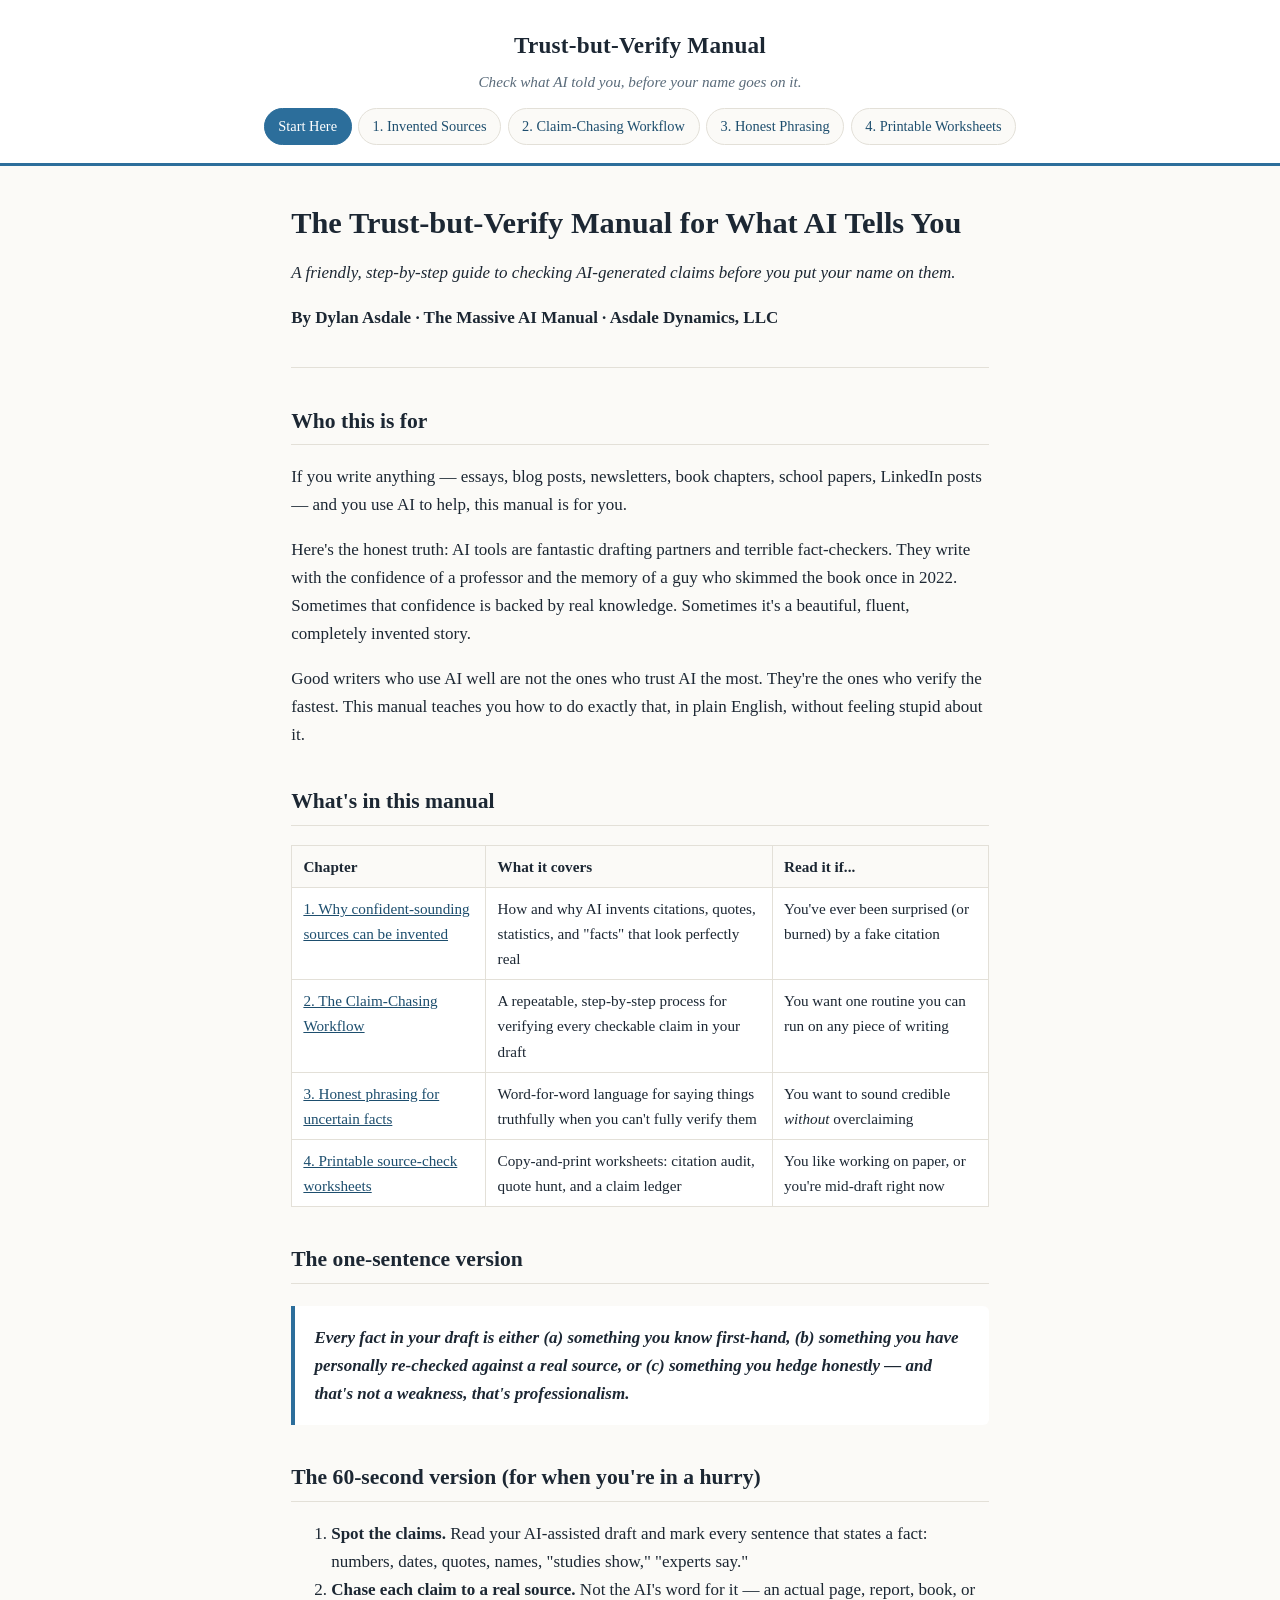
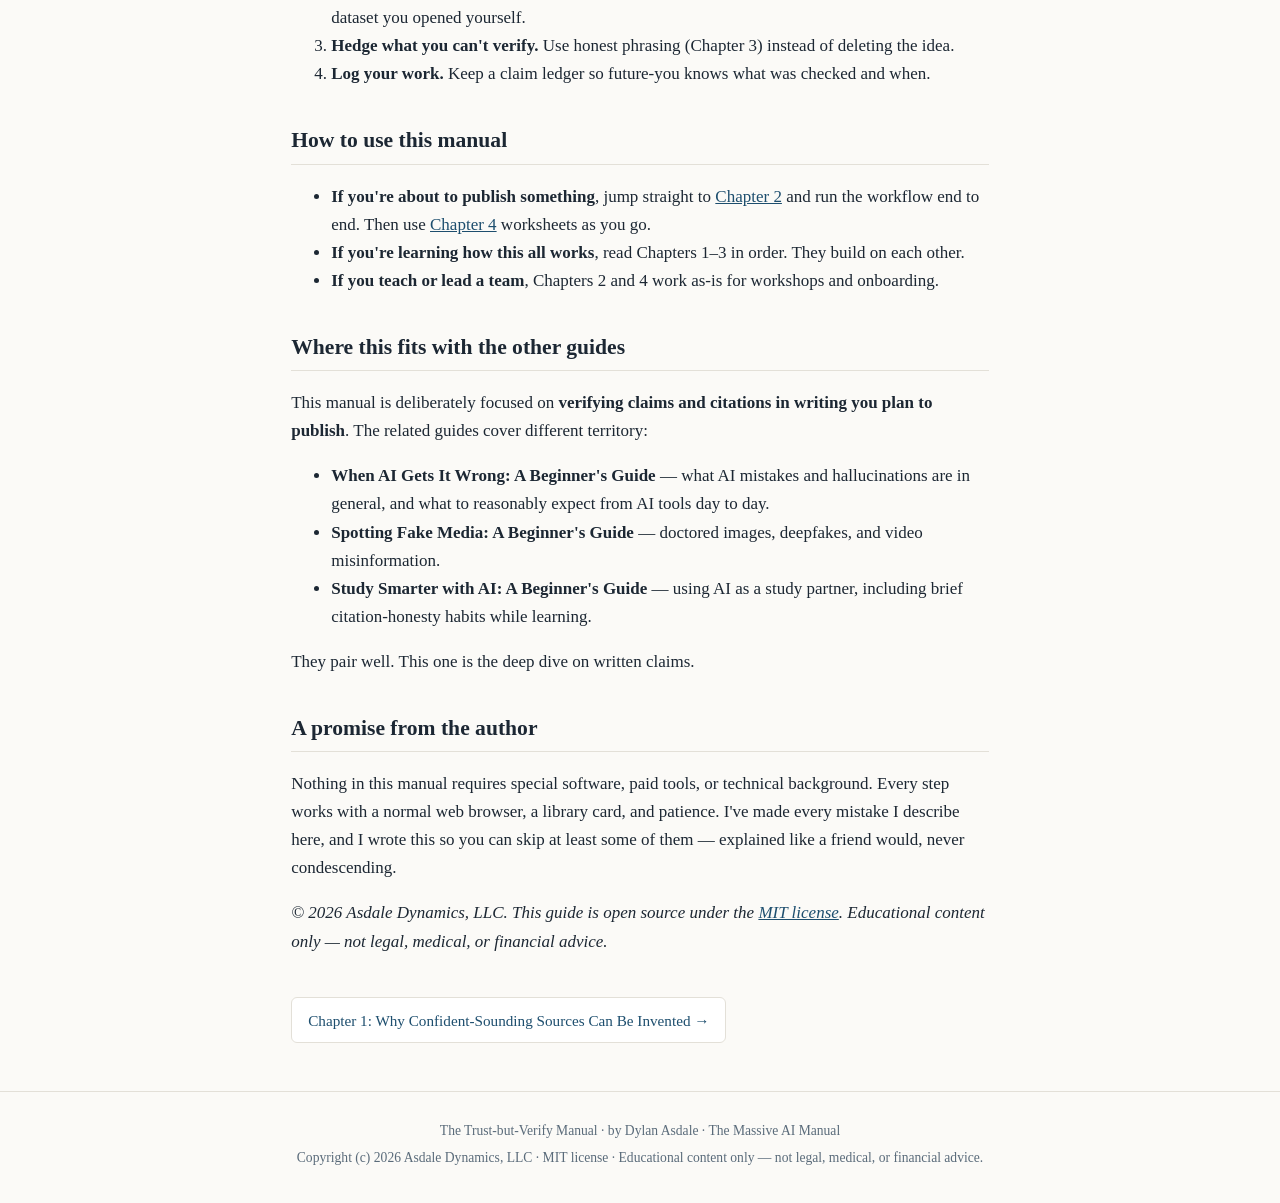
<file: site/index.html>
<!DOCTYPE html>
<html lang="en">
<head>
  <meta charset="utf-8">
  <meta name="viewport" content="width=device-width, initial-scale=1">
  <title>The Trust-but-Verify Manual for What AI Tells You — Trust-but-Verify Manual</title>
  <meta name="description" content="Why confident-seeming sources can be invented, how to verify them step by step, and printable worksheets to keep you honest.">
  <link rel="stylesheet" href="styles.css">
</head>
<body>
  <header class="site-header">
    <a class="site-title" href="index.html">Trust-but-Verify Manual</a>
    <p class="site-tagline">Check what AI told you, before your name goes on it.</p>
    <nav class="site-nav">
      <a class="active" href="index.html">Start Here</a>
      <a href="01-why-confident-seeming-sources-can-be-invented.html">1. Invented Sources</a>
      <a href="02-the-claim-chasing-workflow.html">2. Claim-Chasing Workflow</a>
      <a href="03-honest-phrasing-for-uncertain-facts.html">3. Honest Phrasing</a>
      <a href="04-printable-source-check-worksheets.html">4. Printable Worksheets</a>
    </nav>
  </header>

  <main class="content">
    <h1>The Trust-but-Verify Manual for What AI Tells You</h1>
<p><em>A friendly, step-by-step guide to checking AI-generated claims before you put your name on them.</em></p>
<p><strong>By Dylan Asdale · The Massive AI Manual · Asdale Dynamics, LLC</strong></p>
<hr>
<h2>Who this is for</h2>
<p>If you write anything — essays, blog posts, newsletters, book chapters, school papers, LinkedIn posts — and you use AI to help, this manual is for you.</p>
<p>Here&#x27;s the honest truth: AI tools are fantastic drafting partners and terrible fact-checkers. They write with the confidence of a professor and the memory of a guy who skimmed the book once in 2022. Sometimes that confidence is backed by real knowledge. Sometimes it&#x27;s a beautiful, fluent, completely invented story.</p>
<p>Good writers who use AI well are not the ones who trust AI the most. They&#x27;re the ones who verify the fastest. This manual teaches you how to do exactly that, in plain English, without feeling stupid about it.</p>
<h2>What&#x27;s in this manual</h2>
<table><thead><tr><th>Chapter</th><th>What it covers</th><th>Read it if...</th></tr></thead><tbody><tr><td><a href="01-why-confident-seeming-sources-can-be-invented.html">1. Why confident-sounding sources can be invented</a></td><td>How and why AI invents citations, quotes, statistics, and &quot;facts&quot; that look perfectly real</td><td>You&#x27;ve ever been surprised (or burned) by a fake citation</td></tr><tr><td><a href="02-the-claim-chasing-workflow.html">2. The Claim-Chasing Workflow</a></td><td>A repeatable, step-by-step process for verifying every checkable claim in your draft</td><td>You want one routine you can run on any piece of writing</td></tr><tr><td><a href="03-honest-phrasing-for-uncertain-facts.html">3. Honest phrasing for uncertain facts</a></td><td>Word-for-word language for saying things truthfully when you can&#x27;t fully verify them</td><td>You want to sound credible <em>without</em> overclaiming</td></tr><tr><td><a href="04-printable-source-check-worksheets.html">4. Printable source-check worksheets</a></td><td>Copy-and-print worksheets: citation audit, quote hunt, and a claim ledger</td><td>You like working on paper, or you&#x27;re mid-draft right now</td></tr></tbody></table>
<h2>The one-sentence version</h2>
<blockquote><p><strong>Every fact in your draft is either (a) something you know first-hand, (b) something you have personally re-checked against a real source, or (c) something you hedge honestly — and that&#x27;s not a weakness, that&#x27;s professionalism.</strong></p></blockquote>
<h2>The 60-second version (for when you&#x27;re in a hurry)</h2>
<ol><li><strong>Spot the claims.</strong> Read your AI-assisted draft and mark every sentence that states a fact: numbers, dates, quotes, names, &quot;studies show,&quot; &quot;experts say.&quot;</li><li><strong>Chase each claim to a real source.</strong> Not the AI&#x27;s word for it — an actual page, report, book, or dataset you opened yourself.</li><li><strong>Hedge what you can&#x27;t verify.</strong> Use honest phrasing (Chapter 3) instead of deleting the idea.</li><li><strong>Log your work.</strong> Keep a claim ledger so future-you knows what was checked and when.</li></ol>
<h2>How to use this manual</h2>
<ul><li><strong>If you&#x27;re about to publish something</strong>, jump straight to <a href="02-the-claim-chasing-workflow.html">Chapter 2</a> and run the workflow end to end. Then use <a href="04-printable-source-check-worksheets.html">Chapter 4</a> worksheets as you go.</li><li><strong>If you&#x27;re learning how this all works</strong>, read Chapters 1–3 in order. They build on each other.</li><li><strong>If you teach or lead a team</strong>, Chapters 2 and 4 work as-is for workshops and onboarding.</li></ul>
<h2>Where this fits with the other guides</h2>
<p>This manual is deliberately focused on <strong>verifying claims and citations in writing you plan to publish</strong>. The related guides cover different territory:</p>
<ul><li><strong>When AI Gets It Wrong: A Beginner&#x27;s Guide</strong> — what AI mistakes and hallucinations are in general, and what to reasonably expect from AI tools day to day.</li><li><strong>Spotting Fake Media: A Beginner&#x27;s Guide</strong> — doctored images, deepfakes, and video misinformation.</li><li><strong>Study Smarter with AI: A Beginner&#x27;s Guide</strong> — using AI as a study partner, including brief citation-honesty habits while learning.</li></ul>
<p>They pair well. This one is the deep dive on written claims.</p>
<h2>A promise from the author</h2>
<p>Nothing in this manual requires special software, paid tools, or technical background. Every step works with a normal web browser, a library card, and patience. I&#x27;ve made every mistake I describe here, and I wrote this so you can skip at least some of them — explained like a friend would, never condescending.</p>
<p><em>© 2026 Asdale Dynamics, LLC. This guide is open source under the <a href="https://opensource.org/licenses/MIT">MIT license</a>. Educational content only — not legal, medical, or financial advice.</em></p>
    <nav class="pager"><a class="pager-link next" href="01-why-confident-seeming-sources-can-be-invented.html">Chapter 1: Why Confident-Sounding Sources Can Be Invented &#8594;</a>
    </nav>
  </main>

  <footer class="site-footer">
    <p>The Trust-but-Verify Manual &middot; by Dylan Asdale &middot; The Massive AI Manual</p>
    <p>Copyright (c) 2026 Asdale Dynamics, LLC &middot; MIT license &middot; Educational content only &mdash; not legal, medical, or financial advice.</p>
  </footer>
</body>
</html>
</file>
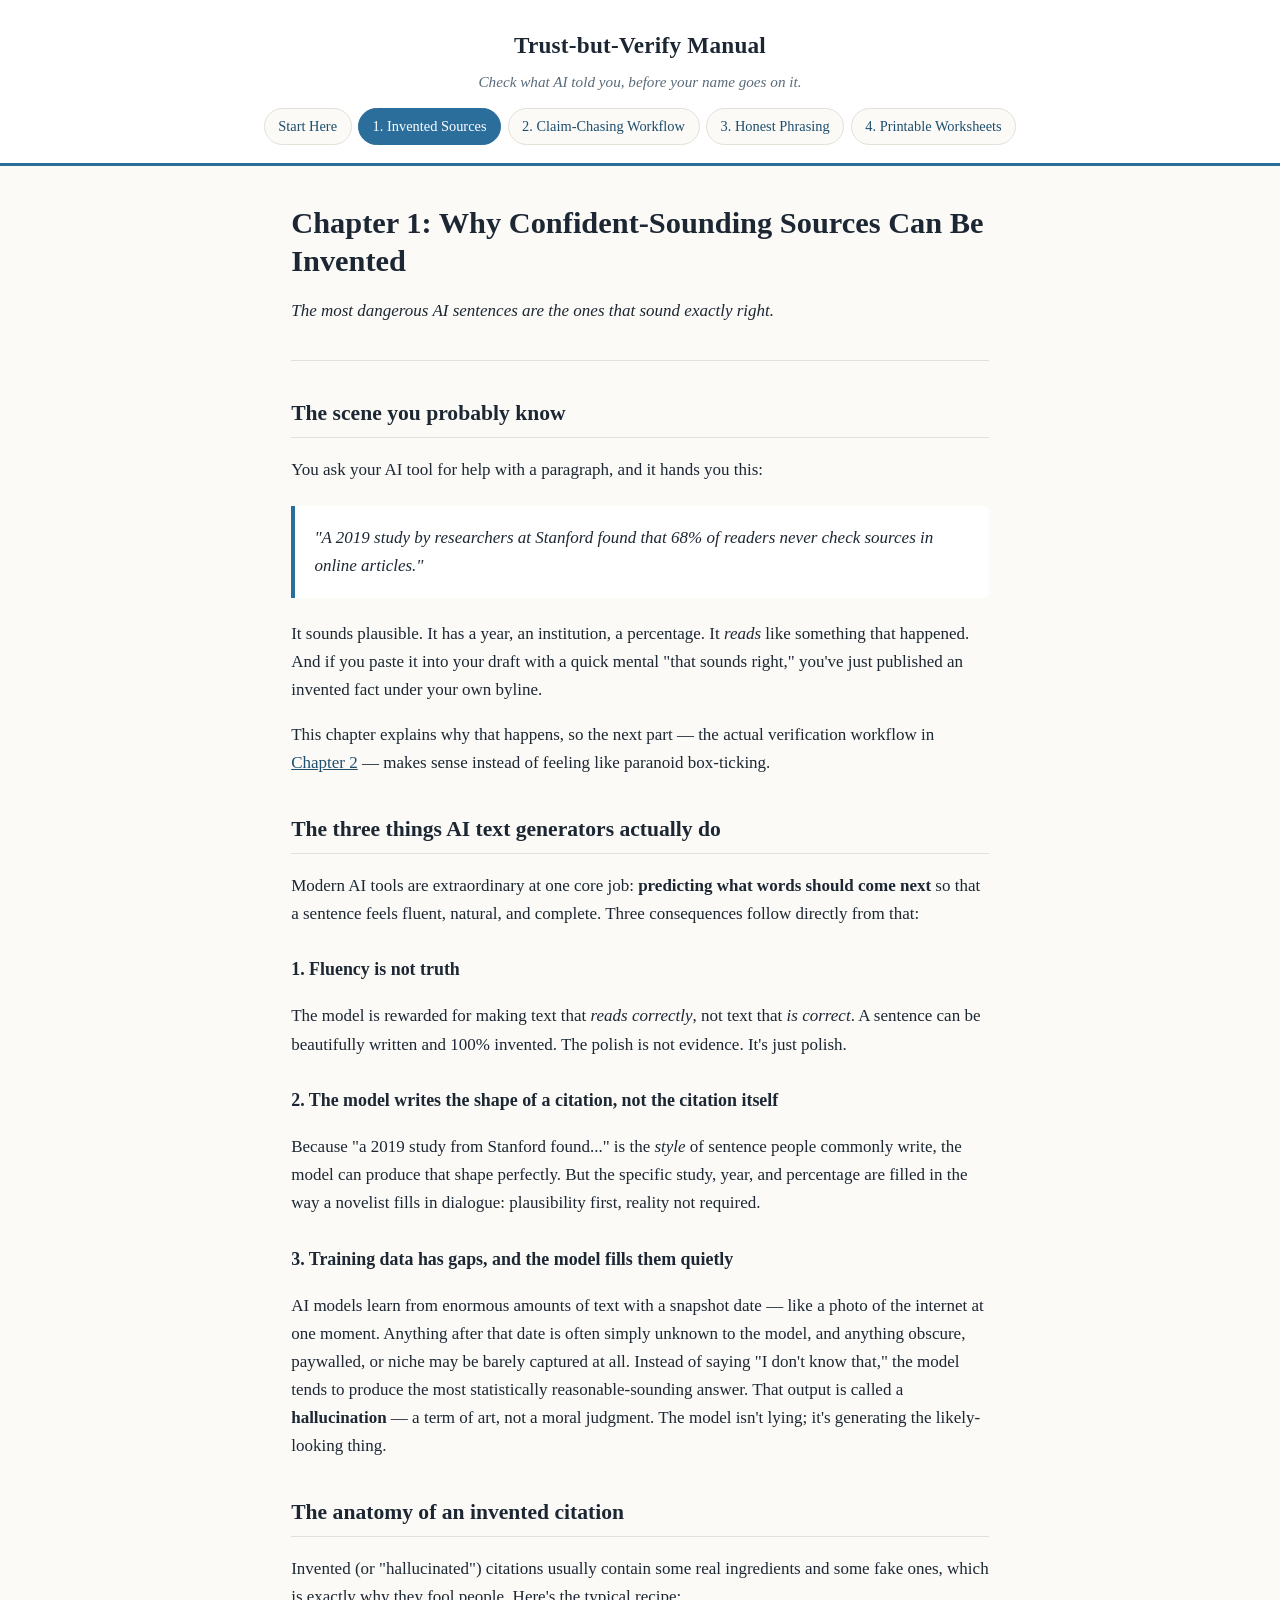
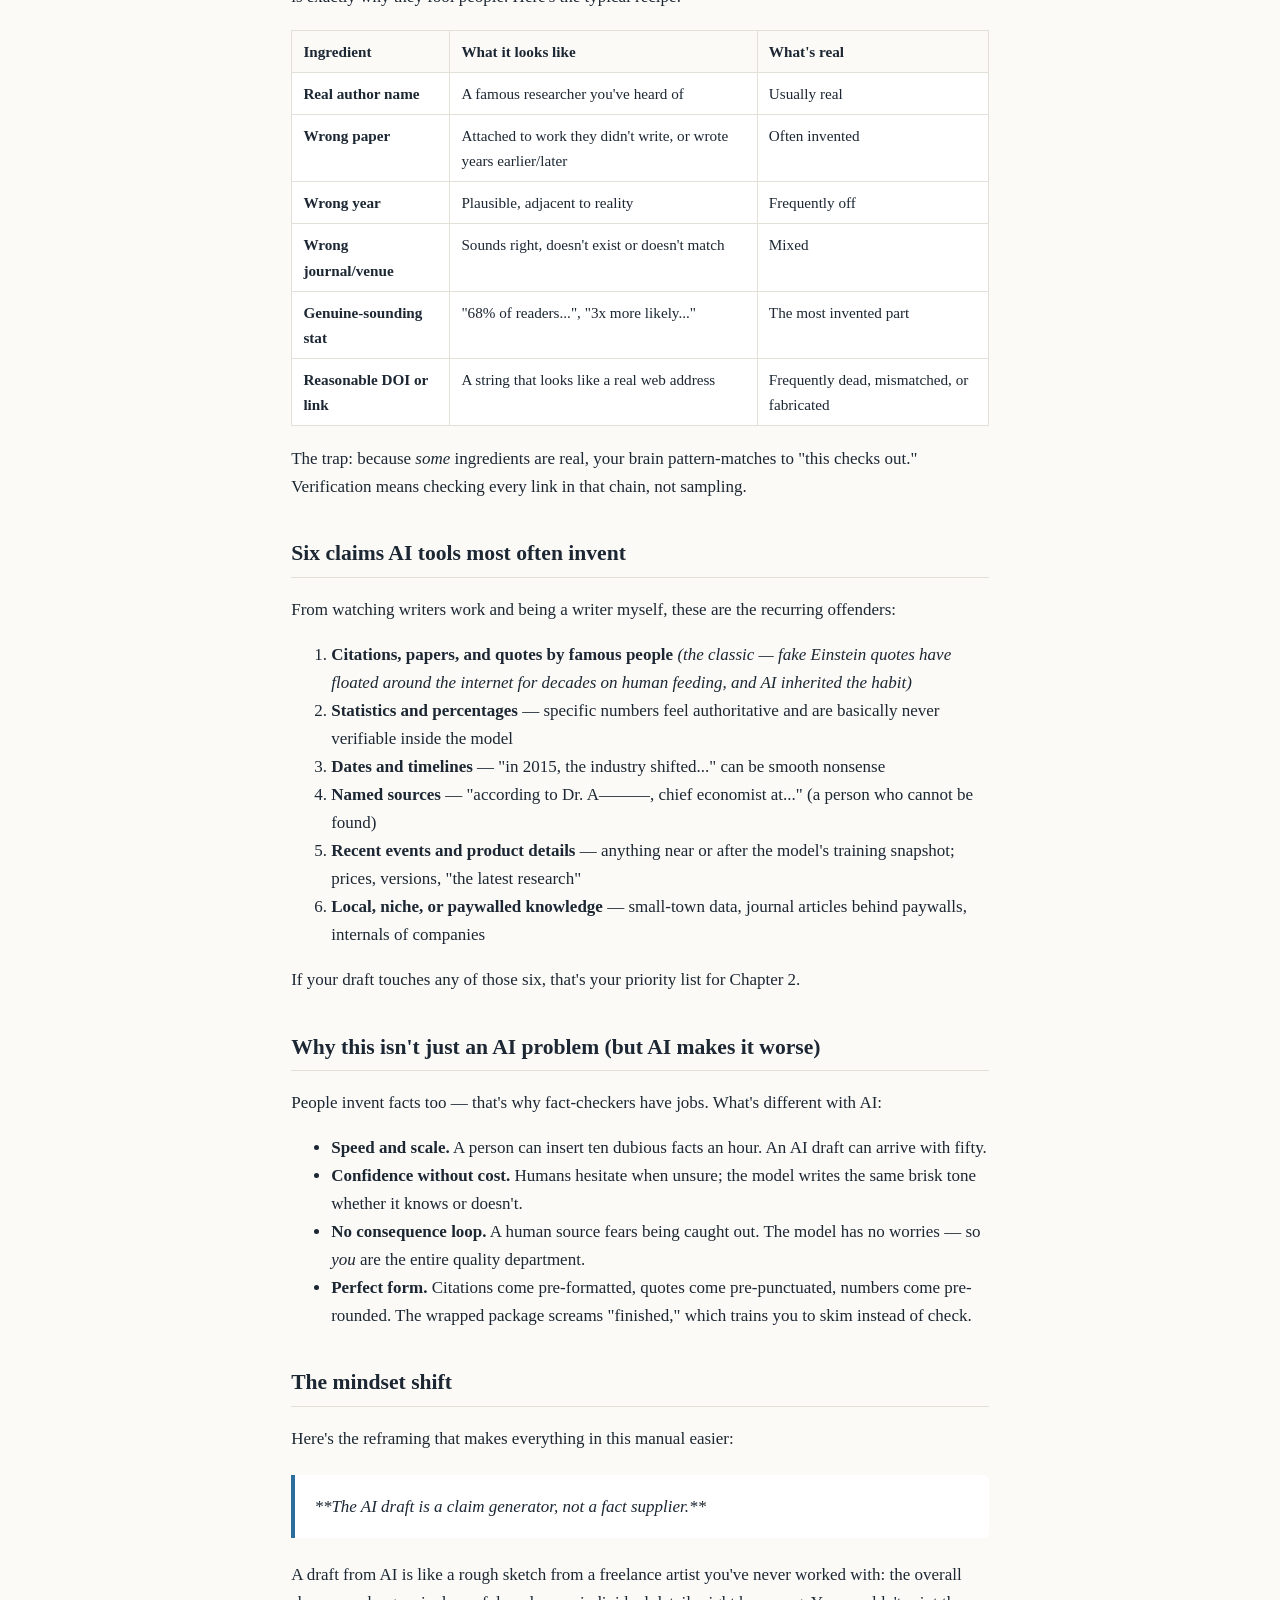
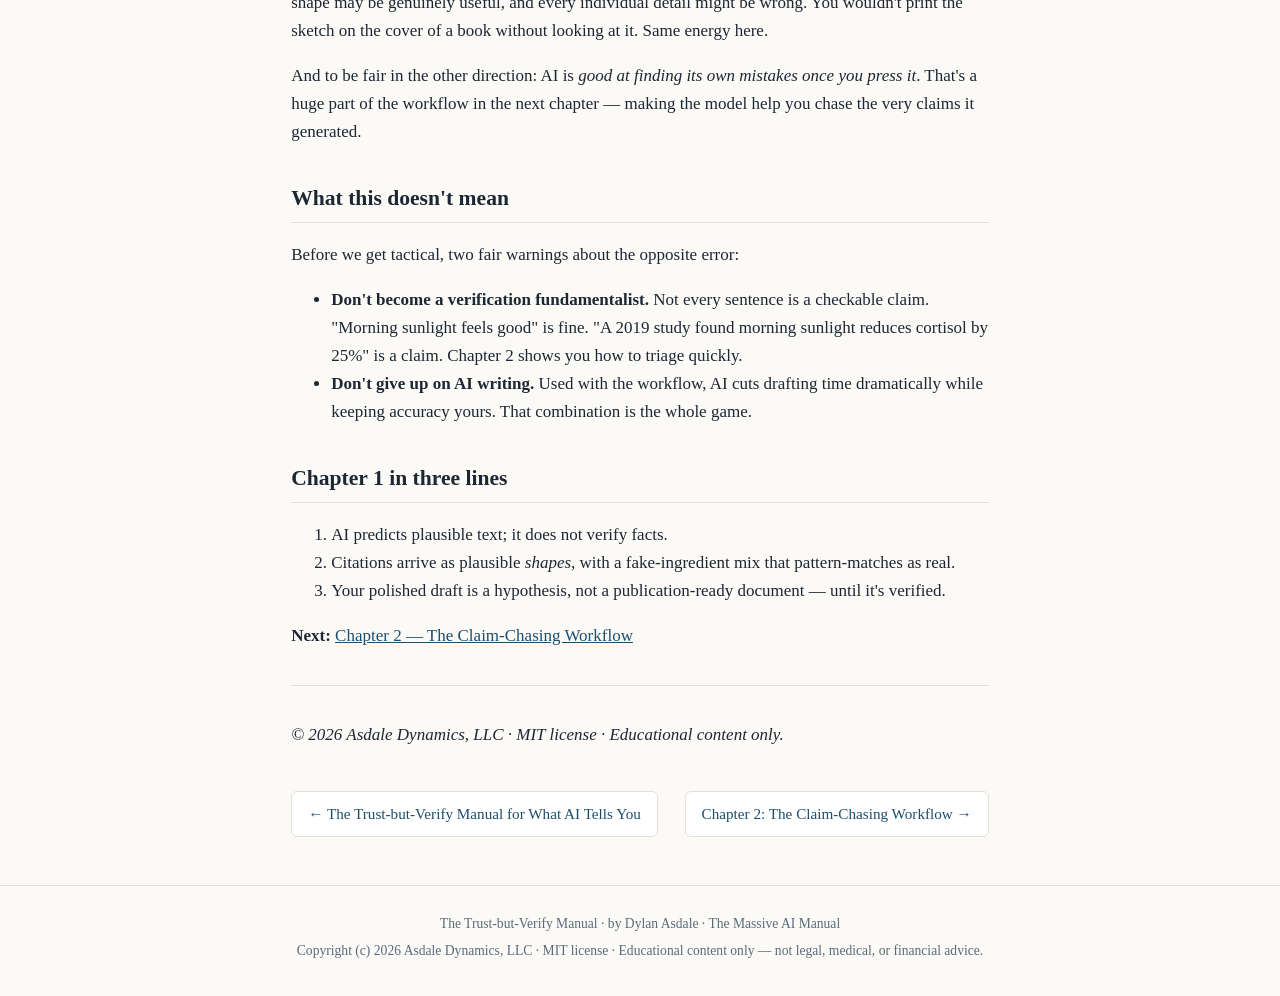
<file: site/01-why-confident-seeming-sources-can-be-invented.html>
<!DOCTYPE html>
<html lang="en">
<head>
  <meta charset="utf-8">
  <meta name="viewport" content="width=device-width, initial-scale=1">
  <title>Chapter 1: Why Confident-Sounding Sources Can Be Invented — Trust-but-Verify Manual</title>
  <meta name="description" content="Why confident-seeming sources can be invented, how to verify them step by step, and printable worksheets to keep you honest.">
  <link rel="stylesheet" href="styles.css">
</head>
<body>
  <header class="site-header">
    <a class="site-title" href="index.html">Trust-but-Verify Manual</a>
    <p class="site-tagline">Check what AI told you, before your name goes on it.</p>
    <nav class="site-nav">
      <a href="index.html">Start Here</a>
      <a class="active" href="01-why-confident-seeming-sources-can-be-invented.html">1. Invented Sources</a>
      <a href="02-the-claim-chasing-workflow.html">2. Claim-Chasing Workflow</a>
      <a href="03-honest-phrasing-for-uncertain-facts.html">3. Honest Phrasing</a>
      <a href="04-printable-source-check-worksheets.html">4. Printable Worksheets</a>
    </nav>
  </header>

  <main class="content">
    <h1>Chapter 1: Why Confident-Sounding Sources Can Be Invented</h1>
<p><em>The most dangerous AI sentences are the ones that sound exactly right.</em></p>
<hr>
<h2>The scene you probably know</h2>
<p>You ask your AI tool for help with a paragraph, and it hands you this:</p>
<blockquote><p>&quot;A 2019 study by researchers at Stanford found that 68% of readers never check sources in online articles.&quot;</p></blockquote>
<p>It sounds plausible. It has a year, an institution, a percentage. It <em>reads</em> like something that happened. And if you paste it into your draft with a quick mental &quot;that sounds right,&quot; you&#x27;ve just published an invented fact under your own byline.</p>
<p>This chapter explains why that happens, so the next part — the actual verification workflow in <a href="02-the-claim-chasing-workflow.html">Chapter 2</a> — makes sense instead of feeling like paranoid box-ticking.</p>
<h2>The three things AI text generators actually do</h2>
<p>Modern AI tools are extraordinary at one core job: <strong>predicting what words should come next</strong> so that a sentence feels fluent, natural, and complete. Three consequences follow directly from that:</p>
<h3>1. Fluency is not truth</h3>
<p>The model is rewarded for making text that <em>reads correctly</em>, not text that <em>is correct</em>. A sentence can be beautifully written and 100% invented. The polish is not evidence. It&#x27;s just polish.</p>
<h3>2. The model writes the shape of a citation, not the citation itself</h3>
<p>Because &quot;a 2019 study from Stanford found...&quot; is the <em>style</em> of sentence people commonly write, the model can produce that shape perfectly. But the specific study, year, and percentage are filled in the way a novelist fills in dialogue: plausibility first, reality not required.</p>
<h3>3. Training data has gaps, and the model fills them quietly</h3>
<p>AI models learn from enormous amounts of text with a snapshot date — like a photo of the internet at one moment. Anything after that date is often simply unknown to the model, and anything obscure, paywalled, or niche may be barely captured at all. Instead of saying &quot;I don&#x27;t know that,&quot; the model tends to produce the most statistically reasonable-sounding answer. That output is called a <strong>hallucination</strong> — a term of art, not a moral judgment. The model isn&#x27;t lying; it&#x27;s generating the likely-looking thing.</p>
<h2>The anatomy of an invented citation</h2>
<p>Invented (or &quot;hallucinated&quot;) citations usually contain some real ingredients and some fake ones, which is exactly why they fool people. Here&#x27;s the typical recipe:</p>
<table><thead><tr><th>Ingredient</th><th>What it looks like</th><th>What&#x27;s real</th></tr></thead><tbody><tr><td><strong>Real author name</strong></td><td>A famous researcher you&#x27;ve heard of</td><td>Usually real</td></tr><tr><td><strong>Wrong paper</strong></td><td>Attached to work they didn&#x27;t write, or wrote years earlier/later</td><td>Often invented</td></tr><tr><td><strong>Wrong year</strong></td><td>Plausible, adjacent to reality</td><td>Frequently off</td></tr><tr><td><strong>Wrong journal/venue</strong></td><td>Sounds right, doesn&#x27;t exist or doesn&#x27;t match</td><td>Mixed</td></tr><tr><td><strong>Genuine-sounding stat</strong></td><td>&quot;68% of readers...&quot;, &quot;3x more likely...&quot;</td><td>The most invented part</td></tr><tr><td><strong>Reasonable DOI or link</strong></td><td>A string that looks like a real web address</td><td>Frequently dead, mismatched, or fabricated</td></tr></tbody></table>
<p>The trap: because <em>some</em> ingredients are real, your brain pattern-matches to &quot;this checks out.&quot; Verification means checking every link in that chain, not sampling.</p>
<h2>Six claims AI tools most often invent</h2>
<p>From watching writers work and being a writer myself, these are the recurring offenders:</p>
<ol><li><strong>Citations, papers, and quotes by famous people</strong> <em>(the classic — fake Einstein quotes have floated around the internet for decades on human feeding, and AI inherited the habit)</em></li><li><strong>Statistics and percentages</strong> — specific numbers feel authoritative and are basically never verifiable inside the model</li><li><strong>Dates and timelines</strong> — &quot;in 2015, the industry shifted...&quot; can be smooth nonsense</li><li><strong>Named sources</strong> — &quot;according to Dr. A———, chief economist at...&quot; (a person who cannot be found)</li><li><strong>Recent events and product details</strong> — anything near or after the model&#x27;s training snapshot; prices, versions, &quot;the latest research&quot;</li><li><strong>Local, niche, or paywalled knowledge</strong> — small-town data, journal articles behind paywalls, internals of companies</li></ol>
<p>If your draft touches any of those six, that&#x27;s your priority list for Chapter 2.</p>
<h2>Why this isn&#x27;t just an AI problem (but AI makes it worse)</h2>
<p>People invent facts too — that&#x27;s why fact-checkers have jobs. What&#x27;s different with AI:</p>
<ul><li><strong>Speed and scale.</strong> A person can insert ten dubious facts an hour. An AI draft can arrive with fifty.</li><li><strong>Confidence without cost.</strong> Humans hesitate when unsure; the model writes the same brisk tone whether it knows or doesn&#x27;t.</li><li><strong>No consequence loop.</strong> A human source fears being caught out. The model has no worries — so <em>you</em> are the entire quality department.</li><li><strong>Perfect form.</strong> Citations come pre-formatted, quotes come pre-punctuated, numbers come pre-rounded. The wrapped package screams &quot;finished,&quot; which trains you to skim instead of check.</li></ul>
<h2>The mindset shift</h2>
<p>Here&#x27;s the reframing that makes everything in this manual easier:</p>
<blockquote><p>**The AI draft is a claim <em>generator</em>, not a fact <em>supplier</em>.**</p></blockquote>
<p>A draft from AI is like a rough sketch from a freelance artist you&#x27;ve never worked with: the overall shape may be genuinely useful, and every individual detail might be wrong. You wouldn&#x27;t print the sketch on the cover of a book without looking at it. Same energy here.</p>
<p>And to be fair in the other direction: AI is <em>good at finding its own mistakes once you press it</em>. That&#x27;s a huge part of the workflow in the next chapter — making the model help you chase the very claims it generated.</p>
<h2>What this doesn&#x27;t mean</h2>
<p>Before we get tactical, two fair warnings about the opposite error:</p>
<ul><li><strong>Don&#x27;t become a verification fundamentalist.</strong> Not every sentence is a checkable claim. &quot;Morning sunlight feels good&quot; is fine. &quot;A 2019 study found morning sunlight reduces cortisol by 25%&quot; is a claim. Chapter 2 shows you how to triage quickly.</li><li><strong>Don&#x27;t give up on AI writing.</strong> Used with the workflow, AI cuts drafting time dramatically while keeping accuracy yours. That combination is the whole game.</li></ul>
<h2>Chapter 1 in three lines</h2>
<ol><li>AI predicts plausible text; it does not verify facts.</li><li>Citations arrive as plausible <em>shapes</em>, with a fake-ingredient mix that pattern-matches as real.</li><li>Your polished draft is a hypothesis, not a publication-ready document — until it&#x27;s verified.</li></ol>
<p><strong>Next:</strong> <a href="02-the-claim-chasing-workflow.html">Chapter 2 — The Claim-Chasing Workflow</a></p>
<hr>
<p><em>© 2026 Asdale Dynamics, LLC · MIT license · Educational content only.</em></p>
    <nav class="pager"><a class="pager-link prev" href="index.html">&#8592; The Trust-but-Verify Manual for What AI Tells You</a>
      <a class="pager-link next" href="02-the-claim-chasing-workflow.html">Chapter 2: The Claim-Chasing Workflow &#8594;</a>
    </nav>
  </main>

  <footer class="site-footer">
    <p>The Trust-but-Verify Manual &middot; by Dylan Asdale &middot; The Massive AI Manual</p>
    <p>Copyright (c) 2026 Asdale Dynamics, LLC &middot; MIT license &middot; Educational content only &mdash; not legal, medical, or financial advice.</p>
  </footer>
</body>
</html>
</file>
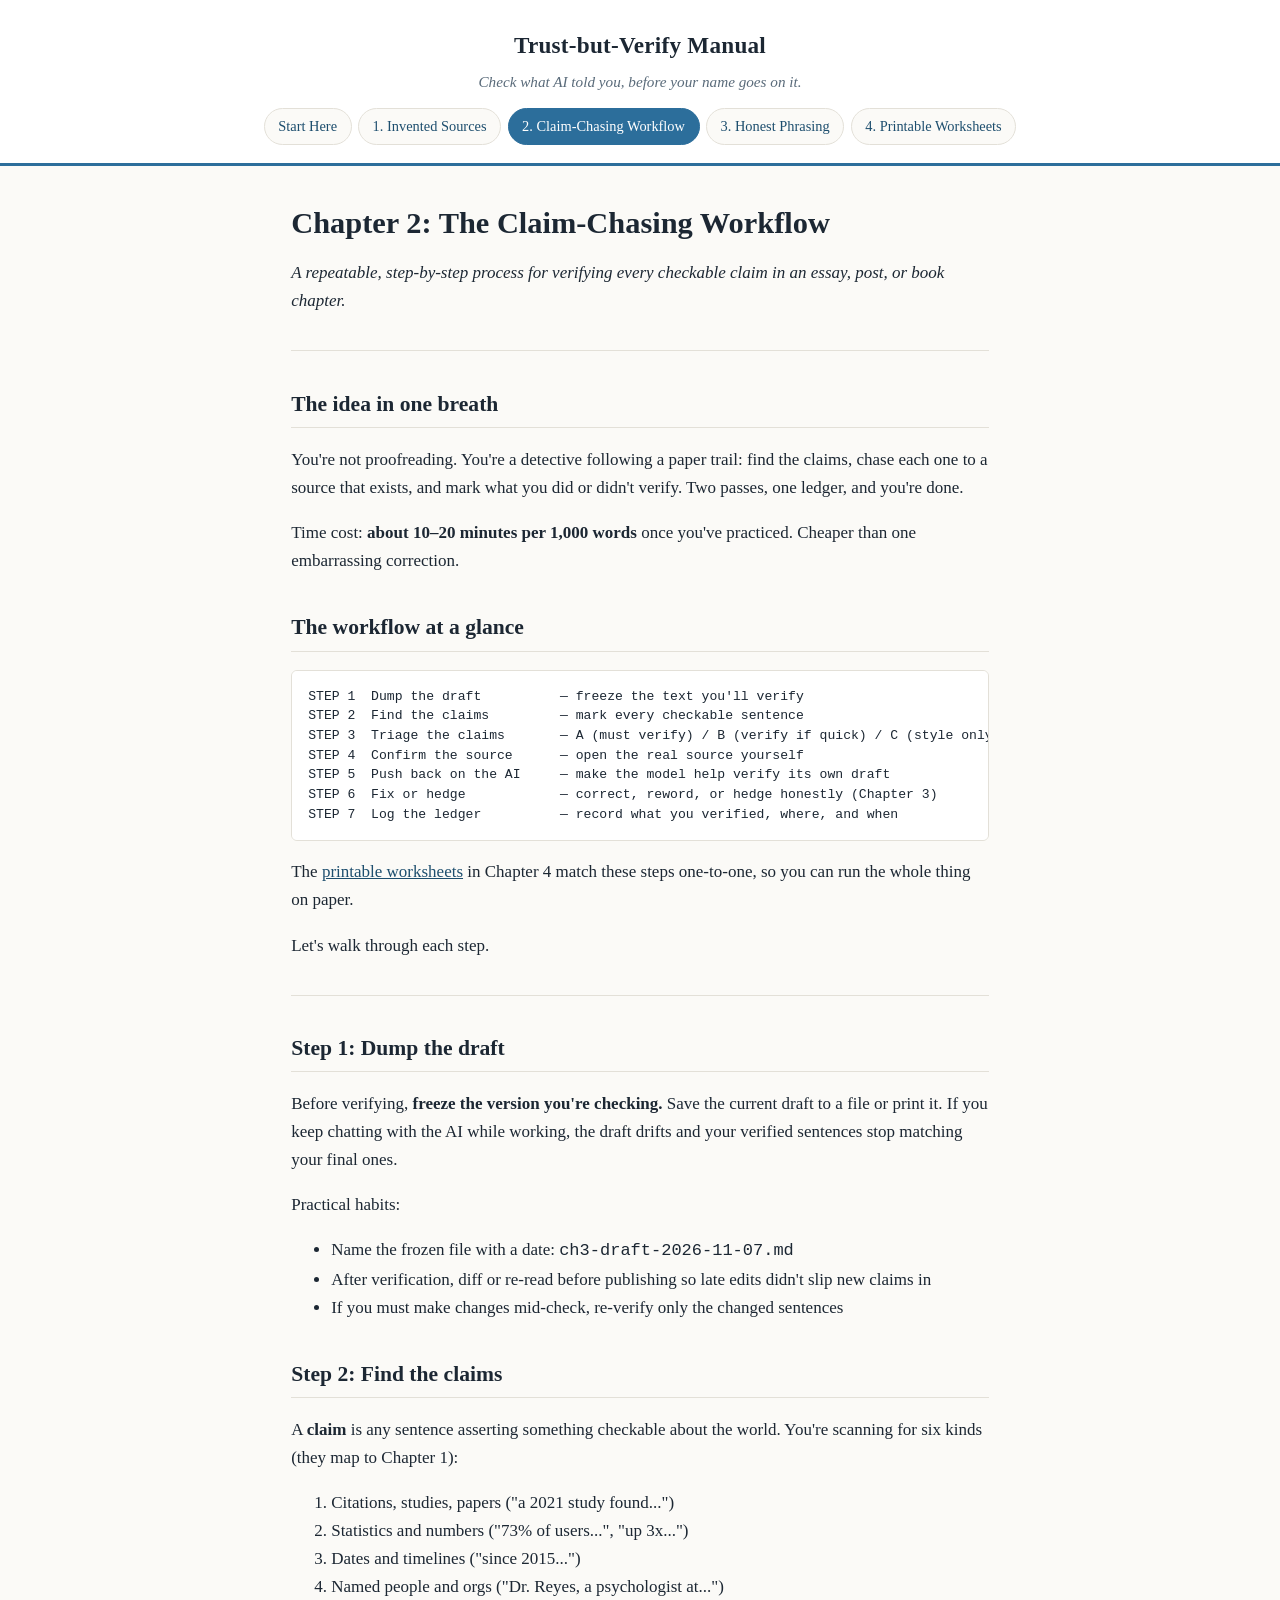
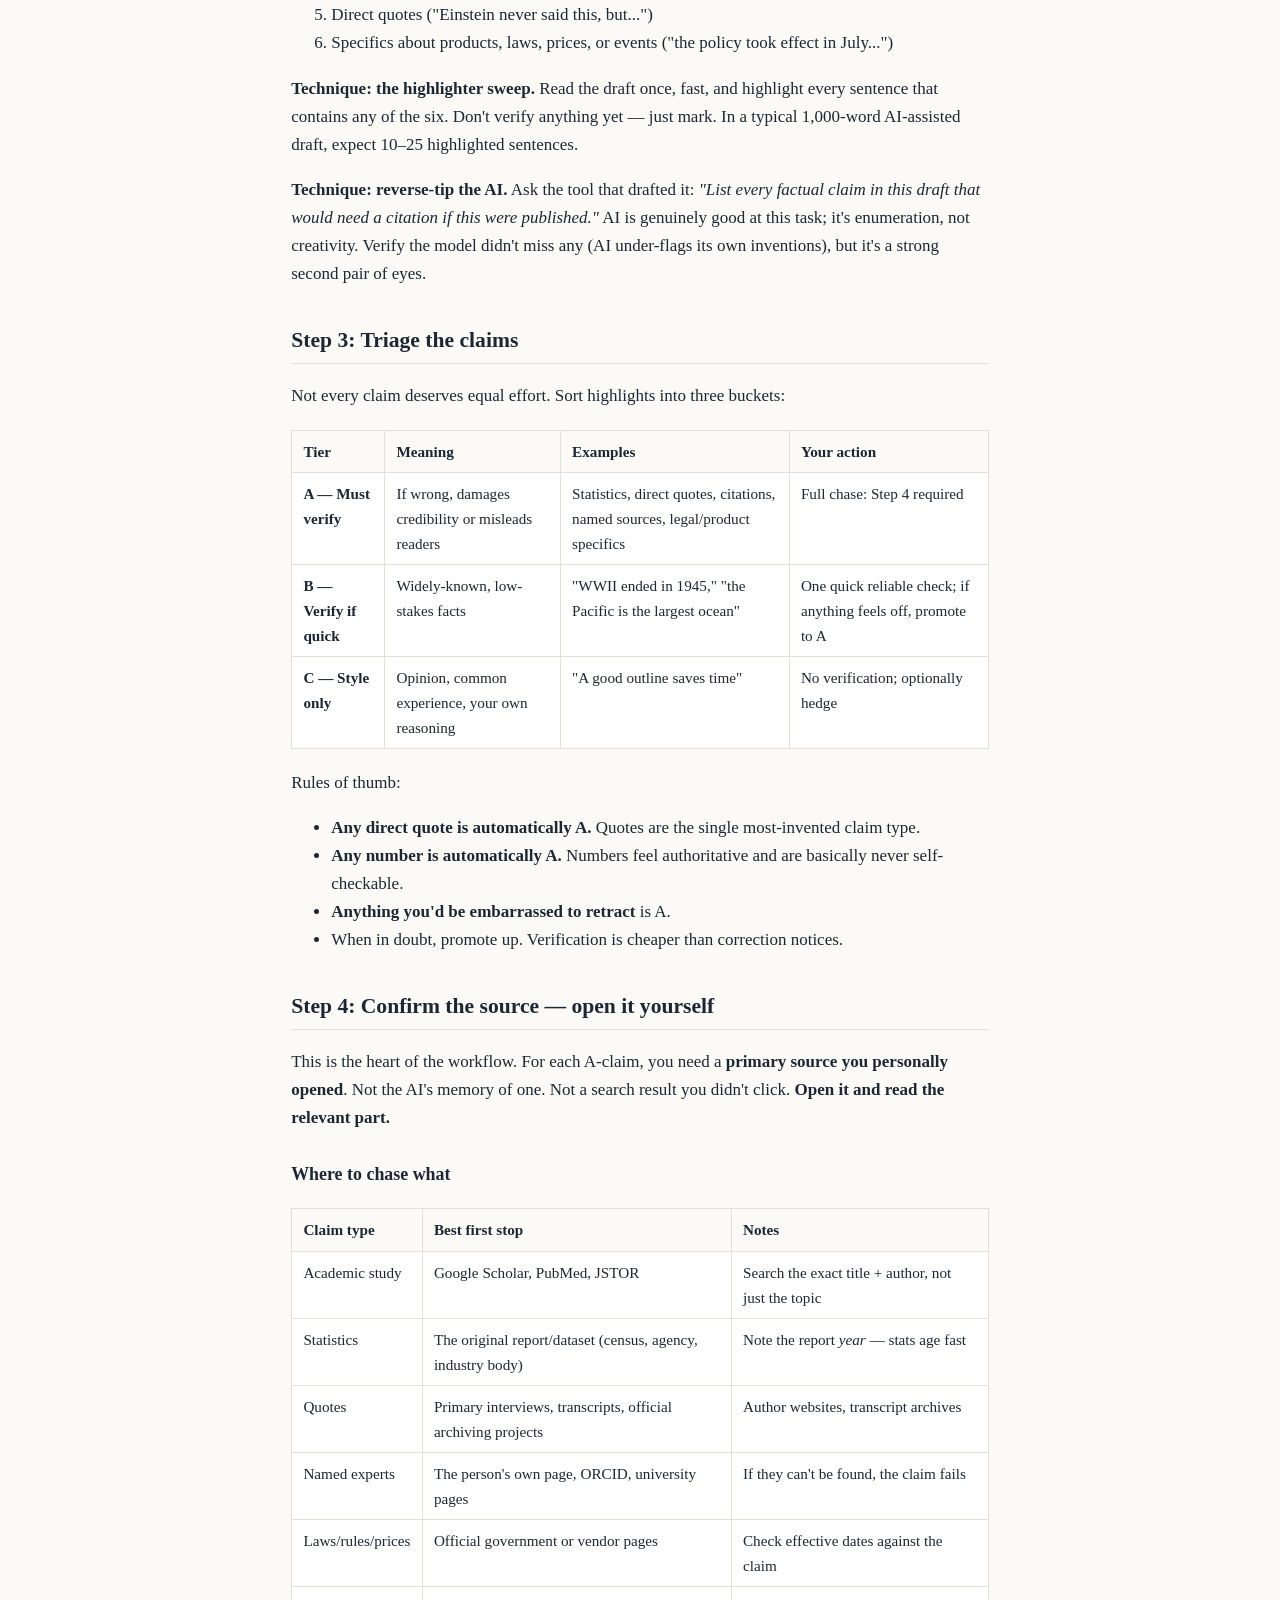
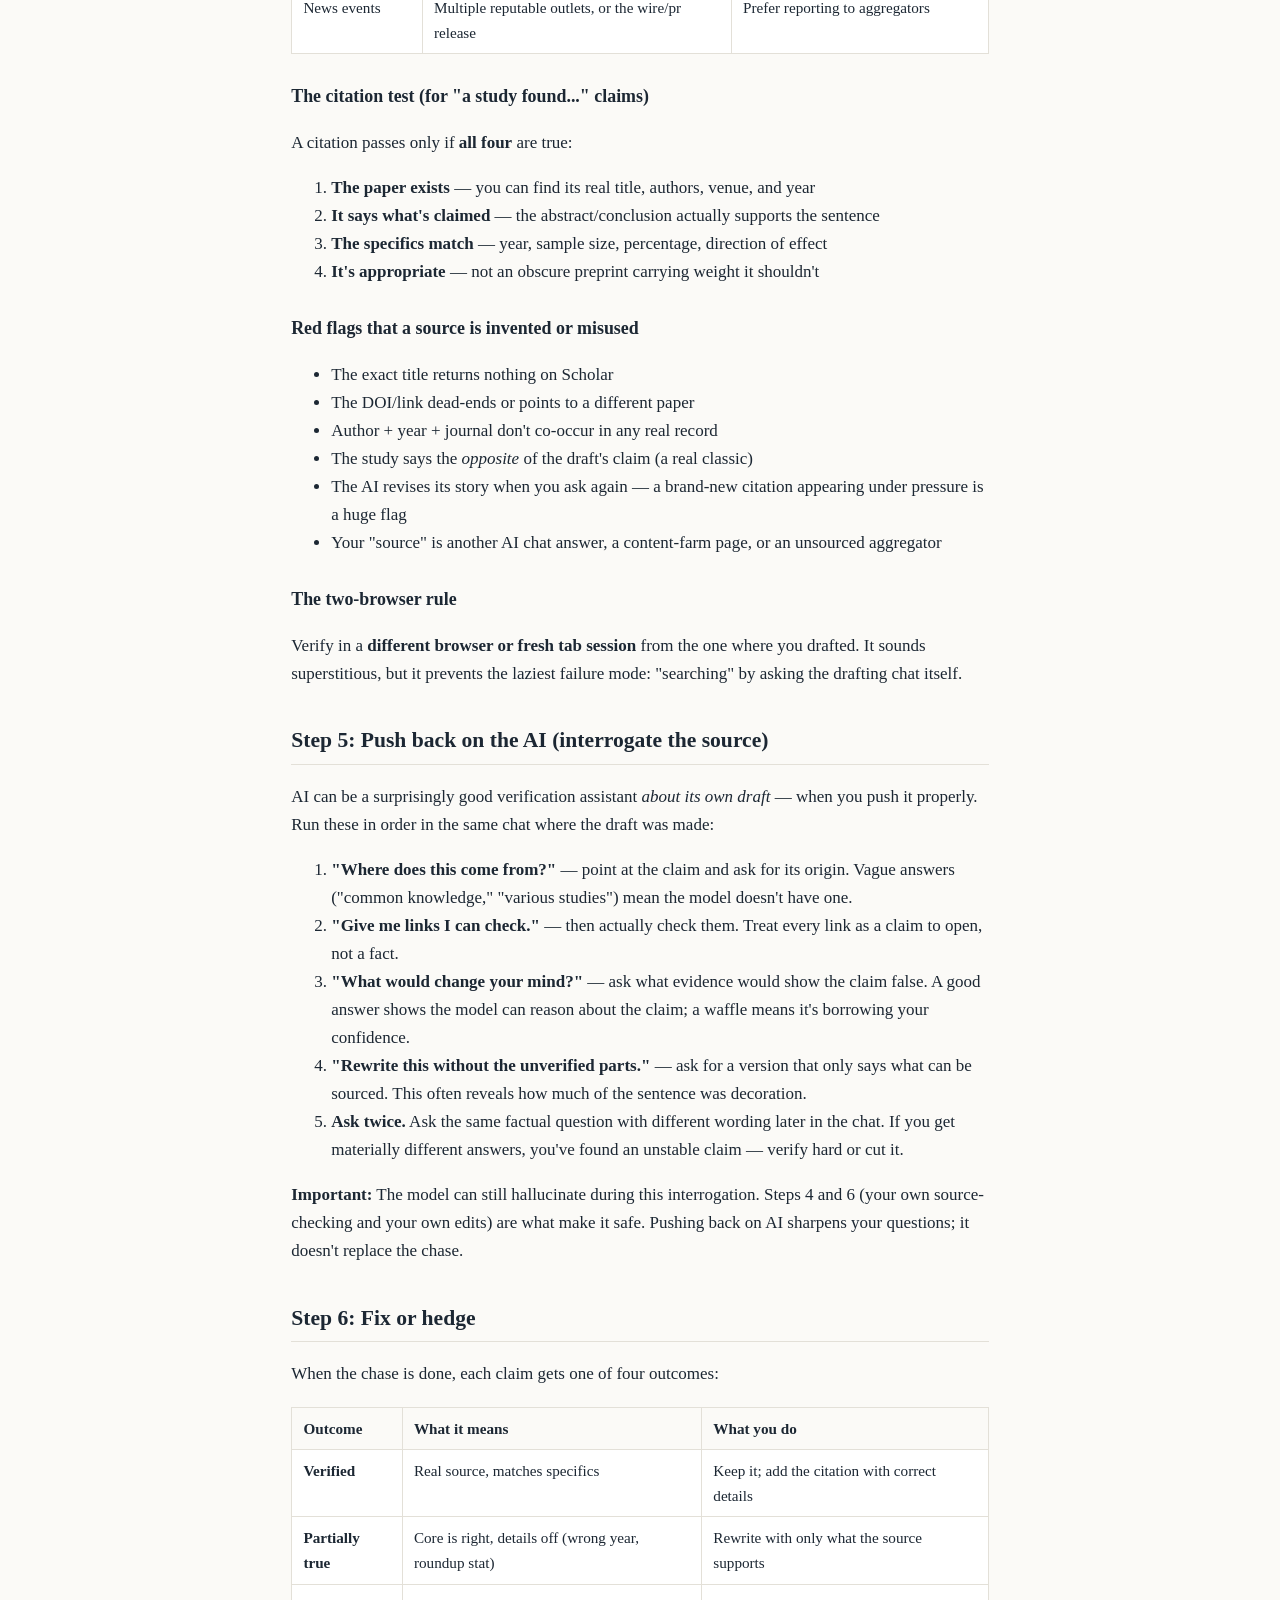
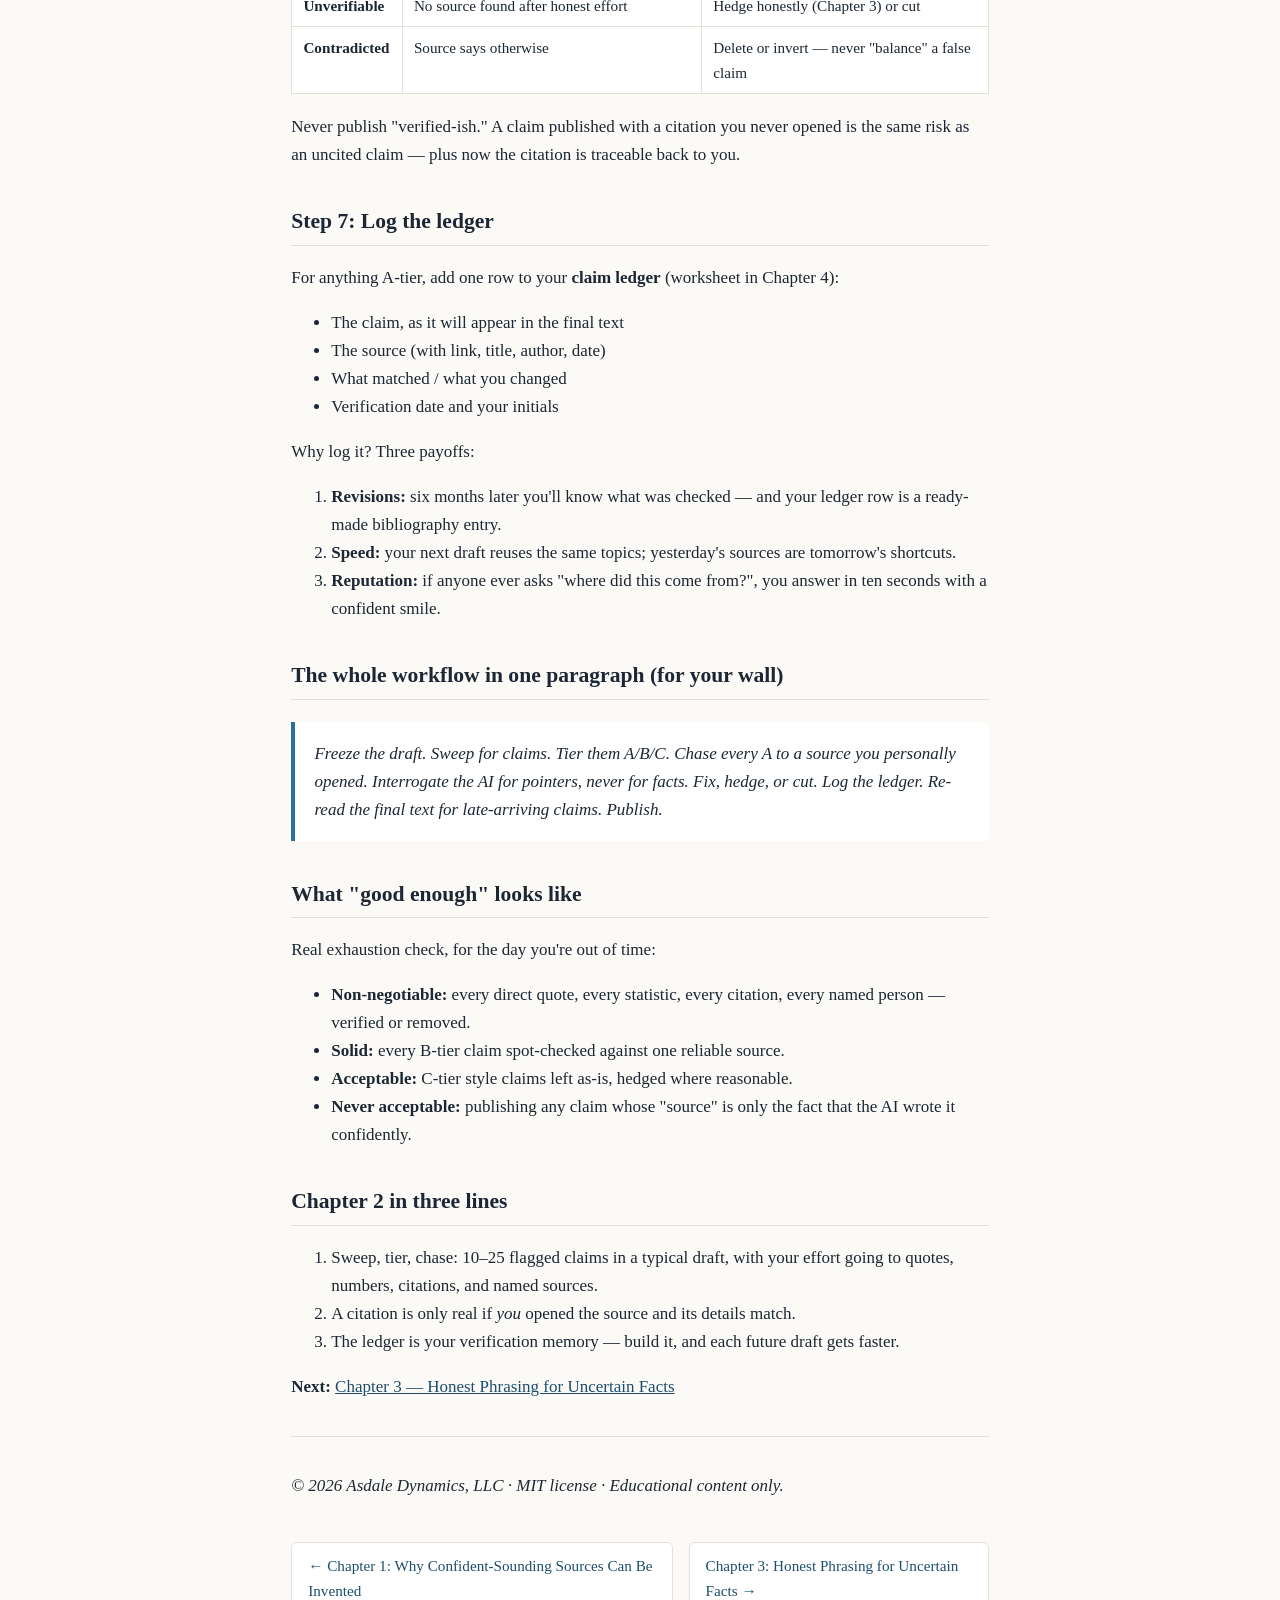
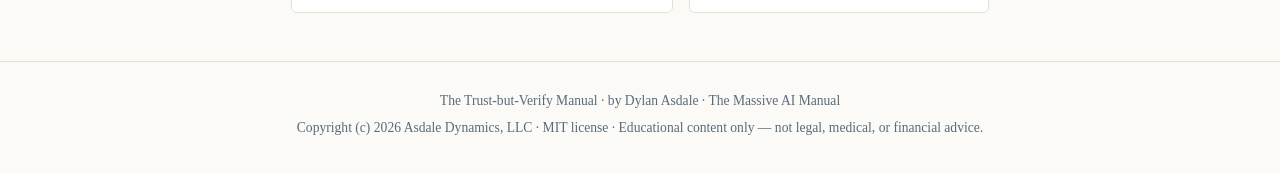
<file: site/02-the-claim-chasing-workflow.html>
<!DOCTYPE html>
<html lang="en">
<head>
  <meta charset="utf-8">
  <meta name="viewport" content="width=device-width, initial-scale=1">
  <title>Chapter 2: The Claim-Chasing Workflow — Trust-but-Verify Manual</title>
  <meta name="description" content="Why confident-seeming sources can be invented, how to verify them step by step, and printable worksheets to keep you honest.">
  <link rel="stylesheet" href="styles.css">
</head>
<body>
  <header class="site-header">
    <a class="site-title" href="index.html">Trust-but-Verify Manual</a>
    <p class="site-tagline">Check what AI told you, before your name goes on it.</p>
    <nav class="site-nav">
      <a href="index.html">Start Here</a>
      <a href="01-why-confident-seeming-sources-can-be-invented.html">1. Invented Sources</a>
      <a class="active" href="02-the-claim-chasing-workflow.html">2. Claim-Chasing Workflow</a>
      <a href="03-honest-phrasing-for-uncertain-facts.html">3. Honest Phrasing</a>
      <a href="04-printable-source-check-worksheets.html">4. Printable Worksheets</a>
    </nav>
  </header>

  <main class="content">
    <h1>Chapter 2: The Claim-Chasing Workflow</h1>
<p><em>A repeatable, step-by-step process for verifying every checkable claim in an essay, post, or book chapter.</em></p>
<hr>
<h2>The idea in one breath</h2>
<p>You&#x27;re not proofreading. You&#x27;re a detective following a paper trail: find the claims, chase each one to a source that exists, and mark what you did or didn&#x27;t verify. Two passes, one ledger, and you&#x27;re done.</p>
<p>Time cost: <strong>about 10–20 minutes per 1,000 words</strong> once you&#x27;ve practiced. Cheaper than one embarrassing correction.</p>
<h2>The workflow at a glance</h2>
<pre><code>STEP 1  Dump the draft          — freeze the text you&#x27;ll verify
STEP 2  Find the claims         — mark every checkable sentence
STEP 3  Triage the claims       — A (must verify) / B (verify if quick) / C (style only)
STEP 4  Confirm the source      — open the real source yourself
STEP 5  Push back on the AI     — make the model help verify its own draft
STEP 6  Fix or hedge            — correct, reword, or hedge honestly (Chapter 3)
STEP 7  Log the ledger          — record what you verified, where, and when</code></pre>
<p>The <a href="04-printable-source-check-worksheets.html">printable worksheets</a> in Chapter 4 match these steps one-to-one, so you can run the whole thing on paper.</p>
<p>Let&#x27;s walk through each step.</p>
<hr>
<h2>Step 1: Dump the draft</h2>
<p>Before verifying, <strong>freeze the version you&#x27;re checking.</strong> Save the current draft to a file or print it. If you keep chatting with the AI while working, the draft drifts and your verified sentences stop matching your final ones.</p>
<p>Practical habits:</p>
<ul><li>Name the frozen file with a date: <code>ch3-draft-2026-11-07.md</code></li><li>After verification, diff or re-read before publishing so late edits didn&#x27;t slip new claims in</li><li>If you must make changes mid-check, re-verify only the changed sentences</li></ul>
<h2>Step 2: Find the claims</h2>
<p>A <strong>claim</strong> is any sentence asserting something checkable about the world. You&#x27;re scanning for six kinds (they map to Chapter 1):</p>
<ol><li>Citations, studies, papers (&quot;a 2021 study found...&quot;)</li><li>Statistics and numbers (&quot;73% of users...&quot;, &quot;up 3x...&quot;)</li><li>Dates and timelines (&quot;since 2015...&quot;)</li><li>Named people and orgs (&quot;Dr. Reyes, a psychologist at...&quot;)</li><li>Direct quotes (&quot;Einstein never said this, but...&quot;)</li><li>Specifics about products, laws, prices, or events (&quot;the policy took effect in July...&quot;)</li></ol>
<p><strong>Technique: the highlighter sweep.</strong> Read the draft once, fast, and highlight every sentence that contains any of the six. Don&#x27;t verify anything yet — just mark. In a typical 1,000-word AI-assisted draft, expect 10–25 highlighted sentences.</p>
<p><strong>Technique: reverse-tip the AI.</strong> Ask the tool that drafted it: <em>&quot;List every factual claim in this draft that would need a citation if this were published.&quot;</em> AI is genuinely good at this task; it&#x27;s enumeration, not creativity. Verify the model didn&#x27;t miss any (AI under-flags its own inventions), but it&#x27;s a strong second pair of eyes.</p>
<h2>Step 3: Triage the claims</h2>
<p>Not every claim deserves equal effort. Sort highlights into three buckets:</p>
<table><thead><tr><th>Tier</th><th>Meaning</th><th>Examples</th><th>Your action</th></tr></thead><tbody><tr><td><strong>A — Must verify</strong></td><td>If wrong, damages credibility or misleads readers</td><td>Statistics, direct quotes, citations, named sources, legal/product specifics</td><td>Full chase: Step 4 required</td></tr><tr><td><strong>B — Verify if quick</strong></td><td>Widely-known, low-stakes facts</td><td>&quot;WWII ended in 1945,&quot; &quot;the Pacific is the largest ocean&quot;</td><td>One quick reliable check; if anything feels off, promote to A</td></tr><tr><td><strong>C — Style only</strong></td><td>Opinion, common experience, your own reasoning</td><td>&quot;A good outline saves time&quot;</td><td>No verification; optionally hedge</td></tr></tbody></table>
<p>Rules of thumb:</p>
<ul><li><strong>Any direct quote is automatically A.</strong> Quotes are the single most-invented claim type.</li><li><strong>Any number is automatically A.</strong> Numbers feel authoritative and are basically never self-checkable.</li><li><strong>Anything you&#x27;d be embarrassed to retract</strong> is A.</li><li>When in doubt, promote up. Verification is cheaper than correction notices.</li></ul>
<h2>Step 4: Confirm the source — open it yourself</h2>
<p>This is the heart of the workflow. For each A-claim, you need a <strong>primary source you personally opened</strong>. Not the AI&#x27;s memory of one. Not a search result you didn&#x27;t click. <strong>Open it and read the relevant part.</strong></p>
<h3>Where to chase what</h3>
<table><thead><tr><th>Claim type</th><th>Best first stop</th><th>Notes</th></tr></thead><tbody><tr><td>Academic study</td><td>Google Scholar, PubMed, JSTOR</td><td>Search the exact title + author, not just the topic</td></tr><tr><td>Statistics</td><td>The original report/dataset (census, agency, industry body)</td><td>Note the report <em>year</em> — stats age fast</td></tr><tr><td>Quotes</td><td>Primary interviews, transcripts, official archiving projects</td><td>Author websites, transcript archives</td></tr><tr><td>Named experts</td><td>The person&#x27;s own page, ORCID, university pages</td><td>If they can&#x27;t be found, the claim fails</td></tr><tr><td>Laws/rules/prices</td><td>Official government or vendor pages</td><td>Check effective dates against the claim</td></tr><tr><td>News events</td><td>Multiple reputable outlets, or the wire/pr release</td><td>Prefer reporting to aggregators</td></tr></tbody></table>
<h3>The citation test (for &quot;a study found...&quot; claims)</h3>
<p>A citation passes only if <strong>all four</strong> are true:</p>
<ol><li><strong>The paper exists</strong> — you can find its real title, authors, venue, and year</li><li><strong>It says what&#x27;s claimed</strong> — the abstract/conclusion actually supports the sentence</li><li><strong>The specifics match</strong> — year, sample size, percentage, direction of effect</li><li><strong>It&#x27;s appropriate</strong> — not an obscure preprint carrying weight it shouldn&#x27;t</li></ol>
<h3>Red flags that a source is invented or misused</h3>
<ul><li>The exact title returns nothing on Scholar</li><li>The DOI/link dead-ends or points to a different paper</li><li>Author + year + journal don&#x27;t co-occur in any real record</li><li>The study says the <em>opposite</em> of the draft&#x27;s claim (a real classic)</li><li>The AI revises its story when you ask again — a brand-new citation appearing under pressure is a huge flag</li><li>Your &quot;source&quot; is another AI chat answer, a content-farm page, or an unsourced aggregator</li></ul>
<h3>The two-browser rule</h3>
<p>Verify in a <strong>different browser or fresh tab session</strong> from the one where you drafted. It sounds superstitious, but it prevents the laziest failure mode: &quot;searching&quot; by asking the drafting chat itself.</p>
<h2>Step 5: Push back on the AI (interrogate the source)</h2>
<p>AI can be a surprisingly good verification assistant <em>about its own draft</em> — when you push it properly. Run these in order in the same chat where the draft was made:</p>
<ol><li><strong>&quot;Where does this come from?&quot;</strong> — point at the claim and ask for its origin. Vague answers (&quot;common knowledge,&quot; &quot;various studies&quot;) mean the model doesn&#x27;t have one.</li><li><strong>&quot;Give me links I can check.&quot;</strong> — then actually check them. Treat every link as a claim to open, not a fact.</li><li><strong>&quot;What would change your mind?&quot;</strong> — ask what evidence would show the claim false. A good answer shows the model can reason about the claim; a waffle means it&#x27;s borrowing your confidence.</li><li><strong>&quot;Rewrite this without the unverified parts.&quot;</strong> — ask for a version that only says what can be sourced. This often reveals how much of the sentence was decoration.</li><li><strong>Ask twice.</strong> Ask the same factual question with different wording later in the chat. If you get materially different answers, you&#x27;ve found an unstable claim — verify hard or cut it.</li></ol>
<p><strong>Important:</strong> The model can still hallucinate during this interrogation. Steps 4 and 6 (your own source-checking and your own edits) are what make it safe. Pushing back on AI sharpens your questions; it doesn&#x27;t replace the chase.</p>
<h2>Step 6: Fix or hedge</h2>
<p>When the chase is done, each claim gets one of four outcomes:</p>
<table><thead><tr><th>Outcome</th><th>What it means</th><th>What you do</th></tr></thead><tbody><tr><td><strong>Verified</strong></td><td>Real source, matches specifics</td><td>Keep it; add the citation with correct details</td></tr><tr><td><strong>Partially true</strong></td><td>Core is right, details off (wrong year, roundup stat)</td><td>Rewrite with only what the source supports</td></tr><tr><td><strong>Unverifiable</strong></td><td>No source found after honest effort</td><td>Hedge honestly (Chapter 3) or cut</td></tr><tr><td><strong>Contradicted</strong></td><td>Source says otherwise</td><td>Delete or invert — never &quot;balance&quot; a false claim</td></tr></tbody></table>
<p>Never publish &quot;verified-ish.&quot; A claim published with a citation you never opened is the same risk as an uncited claim — plus now the citation is traceable back to you.</p>
<h2>Step 7: Log the ledger</h2>
<p>For anything A-tier, add one row to your <strong>claim ledger</strong> (worksheet in Chapter 4):</p>
<ul><li>The claim, as it will appear in the final text</li><li>The source (with link, title, author, date)</li><li>What matched / what you changed</li><li>Verification date and your initials</li></ul>
<p>Why log it? Three payoffs:</p>
<ol><li><strong>Revisions:</strong> six months later you&#x27;ll know what was checked — and your ledger row is a ready-made bibliography entry.</li><li><strong>Speed:</strong> your next draft reuses the same topics; yesterday&#x27;s sources are tomorrow&#x27;s shortcuts.</li><li><strong>Reputation:</strong> if anyone ever asks &quot;where did this come from?&quot;, you answer in ten seconds with a confident smile.</li></ol>
<h2>The whole workflow in one paragraph (for your wall)</h2>
<blockquote><p>Freeze the draft. Sweep for claims. Tier them A/B/C. Chase every A to a source you personally opened. Interrogate the AI for pointers, never for facts. Fix, hedge, or cut. Log the ledger. Re-read the final text for late-arriving claims. Publish.</p></blockquote>
<h2>What &quot;good enough&quot; looks like</h2>
<p>Real exhaustion check, for the day you&#x27;re out of time:</p>
<ul><li><strong>Non-negotiable:</strong> every direct quote, every statistic, every citation, every named person — verified or removed.</li><li><strong>Solid:</strong> every B-tier claim spot-checked against one reliable source.</li><li><strong>Acceptable:</strong> C-tier style claims left as-is, hedged where reasonable.</li><li><strong>Never acceptable:</strong> publishing any claim whose &quot;source&quot; is only the fact that the AI wrote it confidently.</li></ul>
<h2>Chapter 2 in three lines</h2>
<ol><li>Sweep, tier, chase: 10–25 flagged claims in a typical draft, with your effort going to quotes, numbers, citations, and named sources.</li><li>A citation is only real if <em>you</em> opened the source and its details match.</li><li>The ledger is your verification memory — build it, and each future draft gets faster.</li></ol>
<p><strong>Next:</strong> <a href="03-honest-phrasing-for-uncertain-facts.html">Chapter 3 — Honest Phrasing for Uncertain Facts</a></p>
<hr>
<p><em>© 2026 Asdale Dynamics, LLC · MIT license · Educational content only.</em></p>
    <nav class="pager"><a class="pager-link prev" href="01-why-confident-seeming-sources-can-be-invented.html">&#8592; Chapter 1: Why Confident-Sounding Sources Can Be Invented</a>
      <a class="pager-link next" href="03-honest-phrasing-for-uncertain-facts.html">Chapter 3: Honest Phrasing for Uncertain Facts &#8594;</a>
    </nav>
  </main>

  <footer class="site-footer">
    <p>The Trust-but-Verify Manual &middot; by Dylan Asdale &middot; The Massive AI Manual</p>
    <p>Copyright (c) 2026 Asdale Dynamics, LLC &middot; MIT license &middot; Educational content only &mdash; not legal, medical, or financial advice.</p>
  </footer>
</body>
</html>
</file>
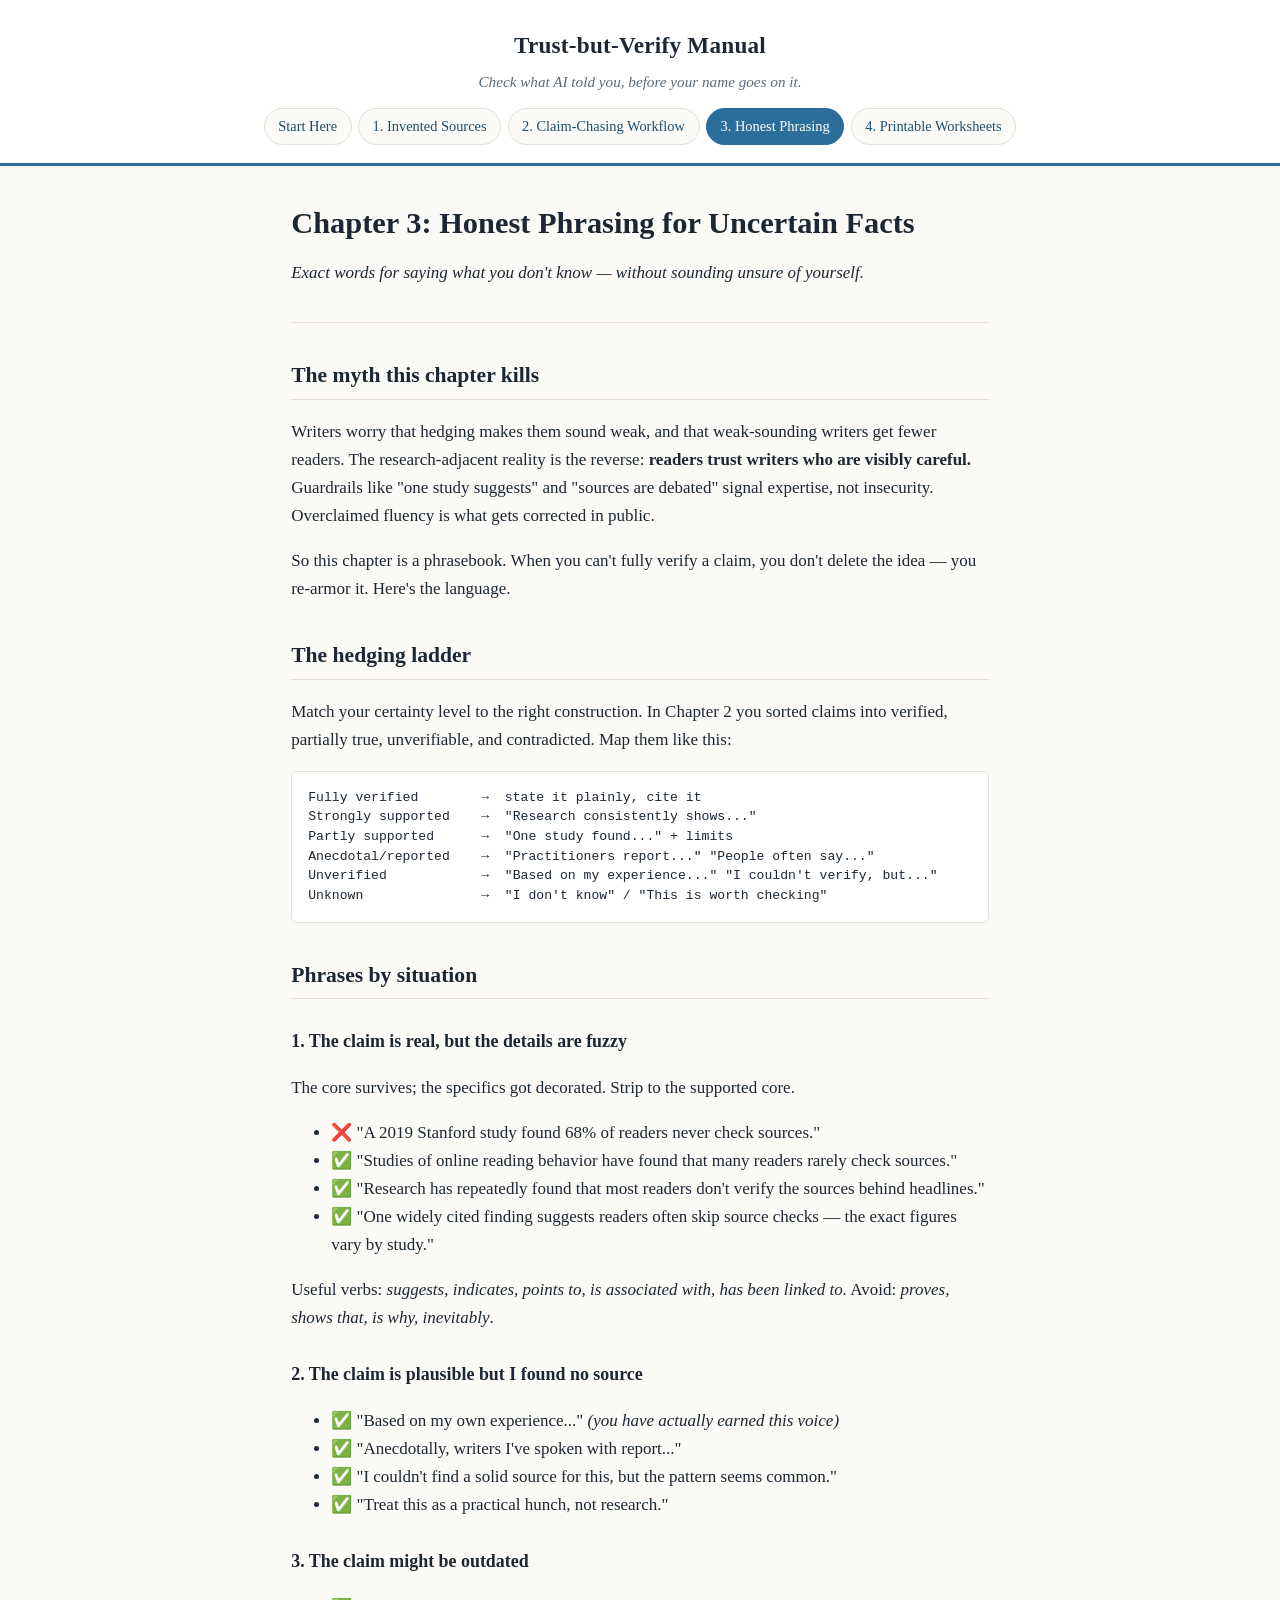
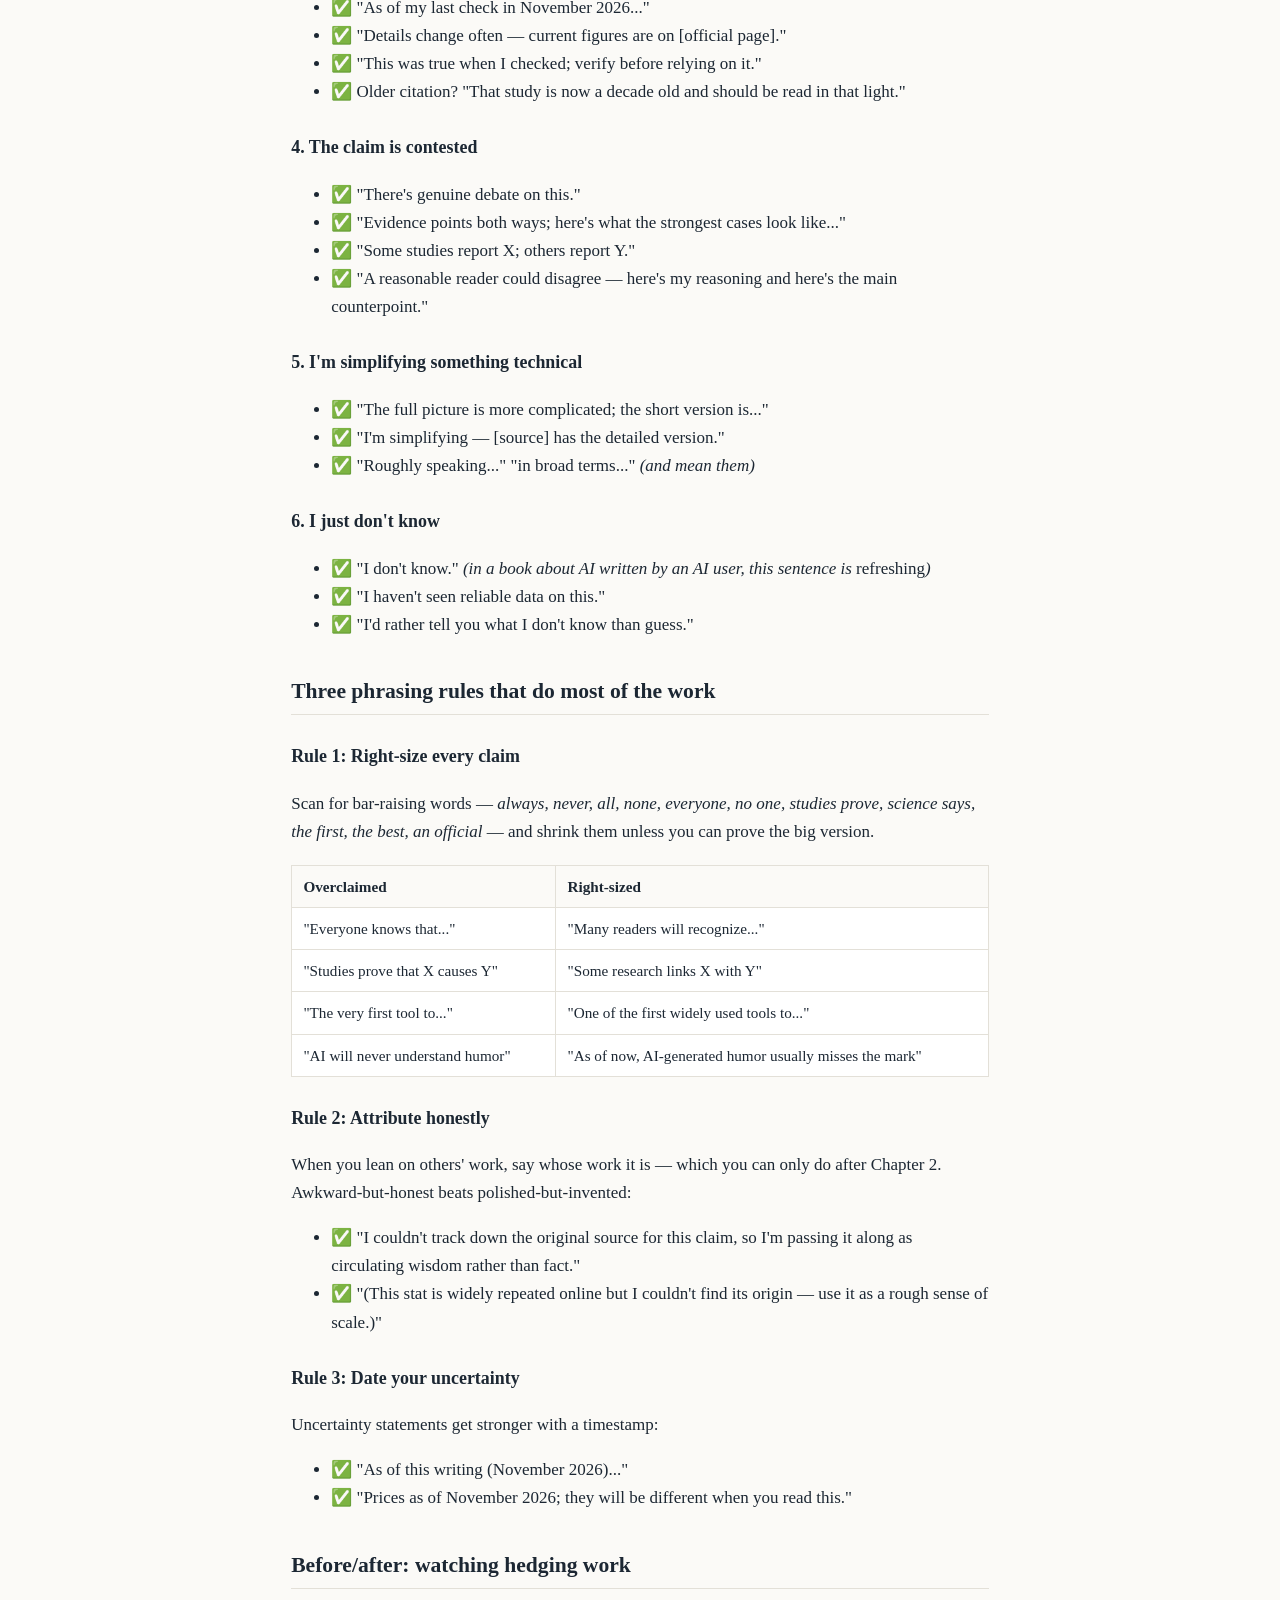
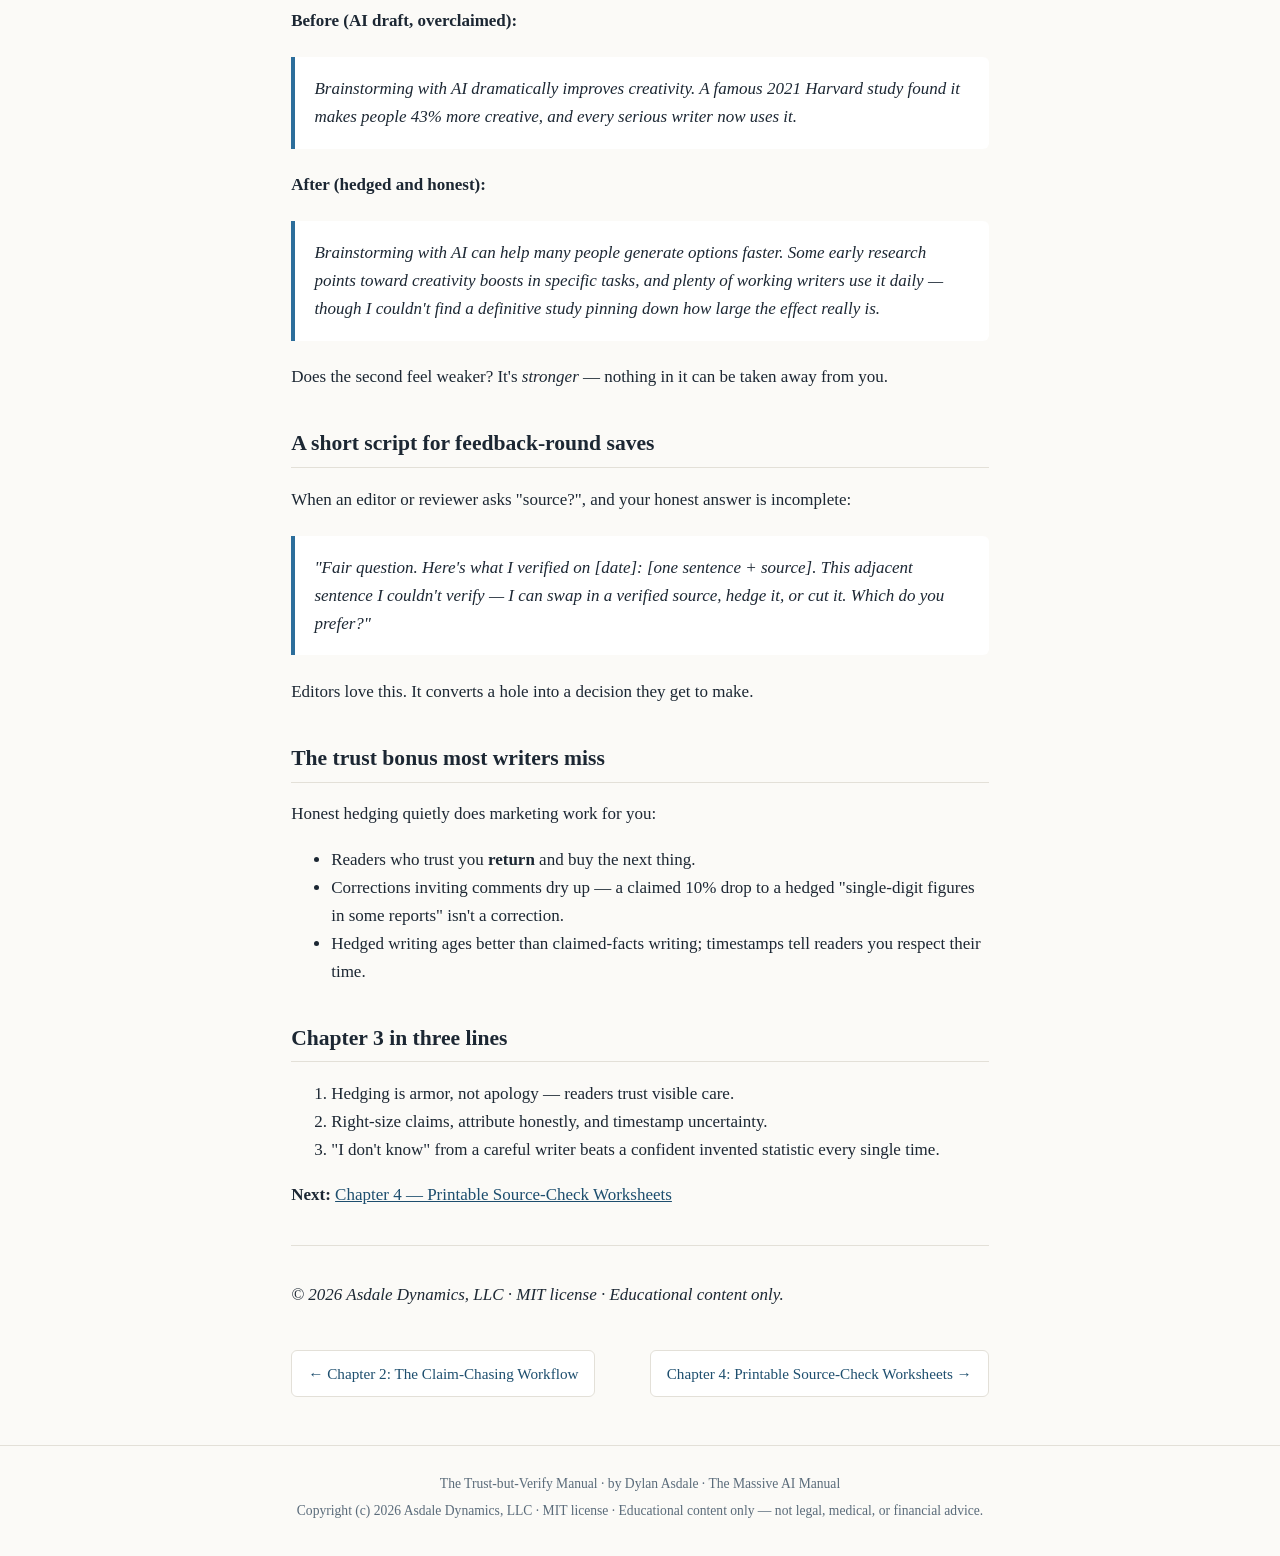
<file: site/03-honest-phrasing-for-uncertain-facts.html>
<!DOCTYPE html>
<html lang="en">
<head>
  <meta charset="utf-8">
  <meta name="viewport" content="width=device-width, initial-scale=1">
  <title>Chapter 3: Honest Phrasing for Uncertain Facts — Trust-but-Verify Manual</title>
  <meta name="description" content="Why confident-seeming sources can be invented, how to verify them step by step, and printable worksheets to keep you honest.">
  <link rel="stylesheet" href="styles.css">
</head>
<body>
  <header class="site-header">
    <a class="site-title" href="index.html">Trust-but-Verify Manual</a>
    <p class="site-tagline">Check what AI told you, before your name goes on it.</p>
    <nav class="site-nav">
      <a href="index.html">Start Here</a>
      <a href="01-why-confident-seeming-sources-can-be-invented.html">1. Invented Sources</a>
      <a href="02-the-claim-chasing-workflow.html">2. Claim-Chasing Workflow</a>
      <a class="active" href="03-honest-phrasing-for-uncertain-facts.html">3. Honest Phrasing</a>
      <a href="04-printable-source-check-worksheets.html">4. Printable Worksheets</a>
    </nav>
  </header>

  <main class="content">
    <h1>Chapter 3: Honest Phrasing for Uncertain Facts</h1>
<p><em>Exact words for saying what you don&#x27;t know — without sounding unsure of yourself.</em></p>
<hr>
<h2>The myth this chapter kills</h2>
<p>Writers worry that hedging makes them sound weak, and that weak-sounding writers get fewer readers. The research-adjacent reality is the reverse: <strong>readers trust writers who are visibly careful.</strong> Guardrails like &quot;one study suggests&quot; and &quot;sources are debated&quot; signal expertise, not insecurity. Overclaimed fluency is what gets corrected in public.</p>
<p>So this chapter is a phrasebook. When you can&#x27;t fully verify a claim, you don&#x27;t delete the idea — you re-armor it. Here&#x27;s the language.</p>
<h2>The hedging ladder</h2>
<p>Match your certainty level to the right construction. In Chapter 2 you sorted claims into verified, partially true, unverifiable, and contradicted. Map them like this:</p>
<pre><code>Fully verified        →  state it plainly, cite it
Strongly supported    →  &quot;Research consistently shows...&quot;
Partly supported      →  &quot;One study found...&quot; + limits
Anecdotal/reported    →  &quot;Practitioners report...&quot; &quot;People often say...&quot;
Unverified            →  &quot;Based on my experience...&quot; &quot;I couldn&#x27;t verify, but...&quot;
Unknown               →  &quot;I don&#x27;t know&quot; / &quot;This is worth checking&quot;</code></pre>
<h2>Phrases by situation</h2>
<h3>1. The claim is real, but the details are fuzzy</h3>
<p>The core survives; the specifics got decorated. Strip to the supported core.</p>
<ul><li>❌ &quot;A 2019 Stanford study found 68% of readers never check sources.&quot;</li><li>✅ &quot;Studies of online reading behavior have found that many readers rarely check sources.&quot;</li><li>✅ &quot;Research has repeatedly found that most readers don&#x27;t verify the sources behind headlines.&quot;</li><li>✅ &quot;One widely cited finding suggests readers often skip source checks — the exact figures vary by study.&quot;</li></ul>
<p>Useful verbs: <em>suggests, indicates, points to, is associated with, has been linked to.</em> Avoid: <em>proves, shows that, is why, inevitably</em>.</p>
<h3>2. The claim is plausible but I found no source</h3>
<ul><li>✅ &quot;Based on my own experience...&quot; <em>(you have actually earned this voice)</em></li><li>✅ &quot;Anecdotally, writers I&#x27;ve spoken with report...&quot;</li><li>✅ &quot;I couldn&#x27;t find a solid source for this, but the pattern seems common.&quot;</li><li>✅ &quot;Treat this as a practical hunch, not research.&quot;</li></ul>
<h3>3. The claim might be outdated</h3>
<ul><li>✅ &quot;As of my last check in November 2026...&quot;</li><li>✅ &quot;Details change often — current figures are on [official page].&quot;</li><li>✅ &quot;This was true when I checked; verify before relying on it.&quot;</li><li>✅ Older citation? &quot;That study is now a decade old and should be read in that light.&quot;</li></ul>
<h3>4. The claim is contested</h3>
<ul><li>✅ &quot;There&#x27;s genuine debate on this.&quot;</li><li>✅ &quot;Evidence points both ways; here&#x27;s what the strongest cases look like...&quot;</li><li>✅ &quot;Some studies report X; others report Y.&quot;</li><li>✅ &quot;A reasonable reader could disagree — here&#x27;s my reasoning and here&#x27;s the main counterpoint.&quot;</li></ul>
<h3>5. I&#x27;m simplifying something technical</h3>
<ul><li>✅ &quot;The full picture is more complicated; the short version is...&quot;</li><li>✅ &quot;I&#x27;m simplifying — [source] has the detailed version.&quot;</li><li>✅ &quot;Roughly speaking...&quot; &quot;in broad terms...&quot; <em>(and mean them)</em></li></ul>
<h3>6. I just don&#x27;t know</h3>
<ul><li>✅ &quot;I don&#x27;t know.&quot; <em>(in a book about AI written by an AI user, this sentence is </em>refreshing<em>)</em></li><li>✅ &quot;I haven&#x27;t seen reliable data on this.&quot;</li><li>✅ &quot;I&#x27;d rather tell you what I don&#x27;t know than guess.&quot;</li></ul>
<h2>Three phrasing rules that do most of the work</h2>
<h3>Rule 1: Right-size every claim</h3>
<p>Scan for bar-raising words — <em>always, never, all, none, everyone, no one, studies prove, science says, the first, the best, an official</em> — and shrink them unless you can prove the big version.</p>
<table><thead><tr><th>Overclaimed</th><th>Right-sized</th></tr></thead><tbody><tr><td>&quot;Everyone knows that...&quot;</td><td>&quot;Many readers will recognize...&quot;</td></tr><tr><td>&quot;Studies prove that X causes Y&quot;</td><td>&quot;Some research links X with Y&quot;</td></tr><tr><td>&quot;The very first tool to...&quot;</td><td>&quot;One of the first widely used tools to...&quot;</td></tr><tr><td>&quot;AI will never understand humor&quot;</td><td>&quot;As of now, AI-generated humor usually misses the mark&quot;</td></tr></tbody></table>
<h3>Rule 2: Attribute honestly</h3>
<p>When you lean on others&#x27; work, say whose work it is — which you can only do after Chapter 2. Awkward-but-honest beats polished-but-invented:</p>
<ul><li>✅ &quot;I couldn&#x27;t track down the original source for this claim, so I&#x27;m passing it along as circulating wisdom rather than fact.&quot;</li><li>✅ &quot;(This stat is widely repeated online but I couldn&#x27;t find its origin — use it as a rough sense of scale.)&quot;</li></ul>
<h3>Rule 3: Date your uncertainty</h3>
<p>Uncertainty statements get stronger with a timestamp:</p>
<ul><li>✅ &quot;As of this writing (November 2026)...&quot;</li><li>✅ &quot;Prices as of November 2026; they will be different when you read this.&quot;</li></ul>
<h2>Before/after: watching hedging work</h2>
<p><strong>Before (AI draft, overclaimed):</strong></p>
<blockquote><p>Brainstorming with AI dramatically improves creativity. A famous 2021 Harvard study found it makes people 43% more creative, and every serious writer now uses it.</p></blockquote>
<p><strong>After (hedged and honest):</strong></p>
<blockquote><p>Brainstorming with AI can help many people generate options faster. Some early research points toward creativity boosts in specific tasks, and plenty of working writers use it daily — though I couldn&#x27;t find a definitive study pinning down how large the effect really is.</p></blockquote>
<p>Does the second feel weaker? It&#x27;s <em>stronger</em> — nothing in it can be taken away from you.</p>
<h2>A short script for feedback-round saves</h2>
<p>When an editor or reviewer asks &quot;source?&quot;, and your honest answer is incomplete:</p>
<blockquote><p>&quot;Fair question. Here&#x27;s what I verified on [date]: [one sentence + source]. This adjacent sentence I couldn&#x27;t verify — I can swap in a verified source, hedge it, or cut it. Which do you prefer?&quot;</p></blockquote>
<p>Editors love this. It converts a hole into a decision they get to make.</p>
<h2>The trust bonus most writers miss</h2>
<p>Honest hedging quietly does marketing work for you:</p>
<ul><li>Readers who trust you <strong>return</strong> and buy the next thing.</li><li>Corrections inviting comments dry up — a claimed 10% drop to a hedged &quot;single-digit figures in some reports&quot; isn&#x27;t a correction.</li><li>Hedged writing ages better than claimed-facts writing; timestamps tell readers you respect their time.</li></ul>
<h2>Chapter 3 in three lines</h2>
<ol><li>Hedging is armor, not apology — readers trust visible care.</li><li>Right-size claims, attribute honestly, and timestamp uncertainty.</li><li>&quot;I don&#x27;t know&quot; from a careful writer beats a confident invented statistic every single time.</li></ol>
<p><strong>Next:</strong> <a href="04-printable-source-check-worksheets.html">Chapter 4 — Printable Source-Check Worksheets</a></p>
<hr>
<p><em>© 2026 Asdale Dynamics, LLC · MIT license · Educational content only.</em></p>
    <nav class="pager"><a class="pager-link prev" href="02-the-claim-chasing-workflow.html">&#8592; Chapter 2: The Claim-Chasing Workflow</a>
      <a class="pager-link next" href="04-printable-source-check-worksheets.html">Chapter 4: Printable Source-Check Worksheets &#8594;</a>
    </nav>
  </main>

  <footer class="site-footer">
    <p>The Trust-but-Verify Manual &middot; by Dylan Asdale &middot; The Massive AI Manual</p>
    <p>Copyright (c) 2026 Asdale Dynamics, LLC &middot; MIT license &middot; Educational content only &mdash; not legal, medical, or financial advice.</p>
  </footer>
</body>
</html>
</file>
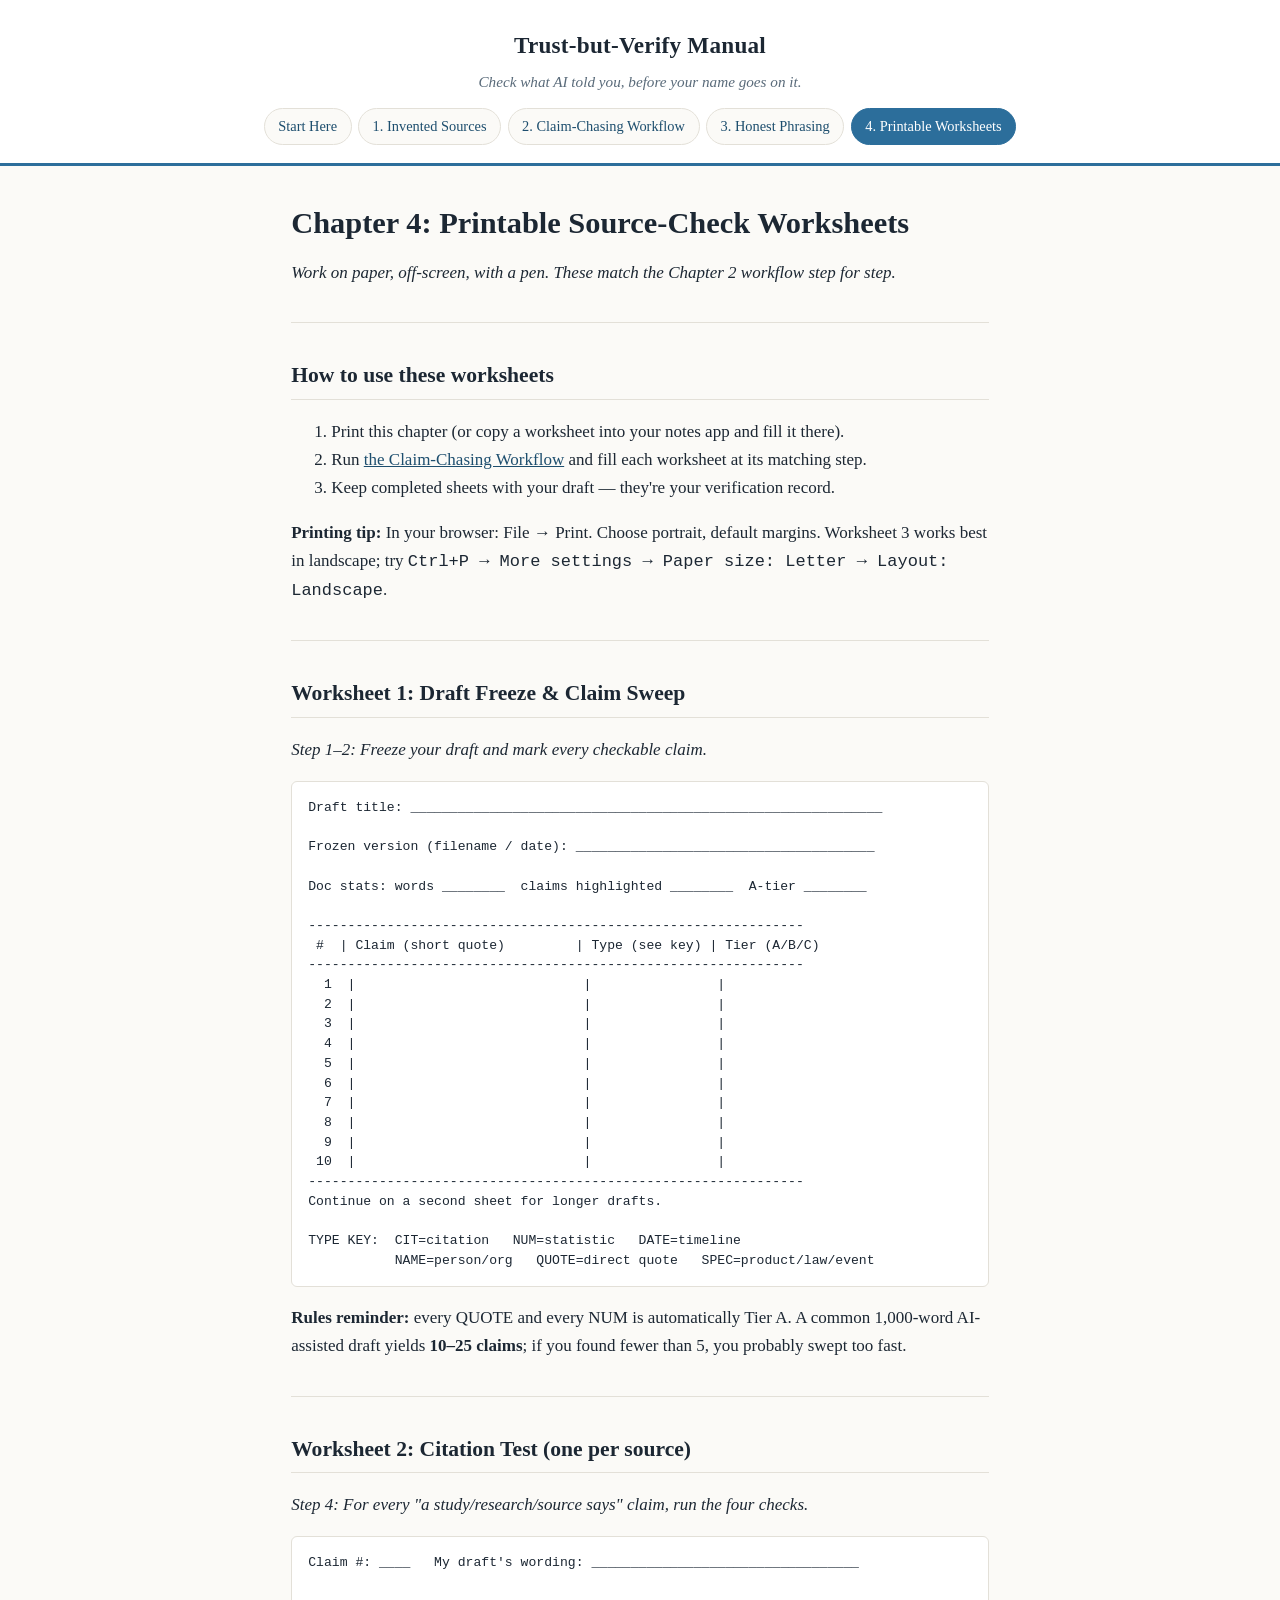
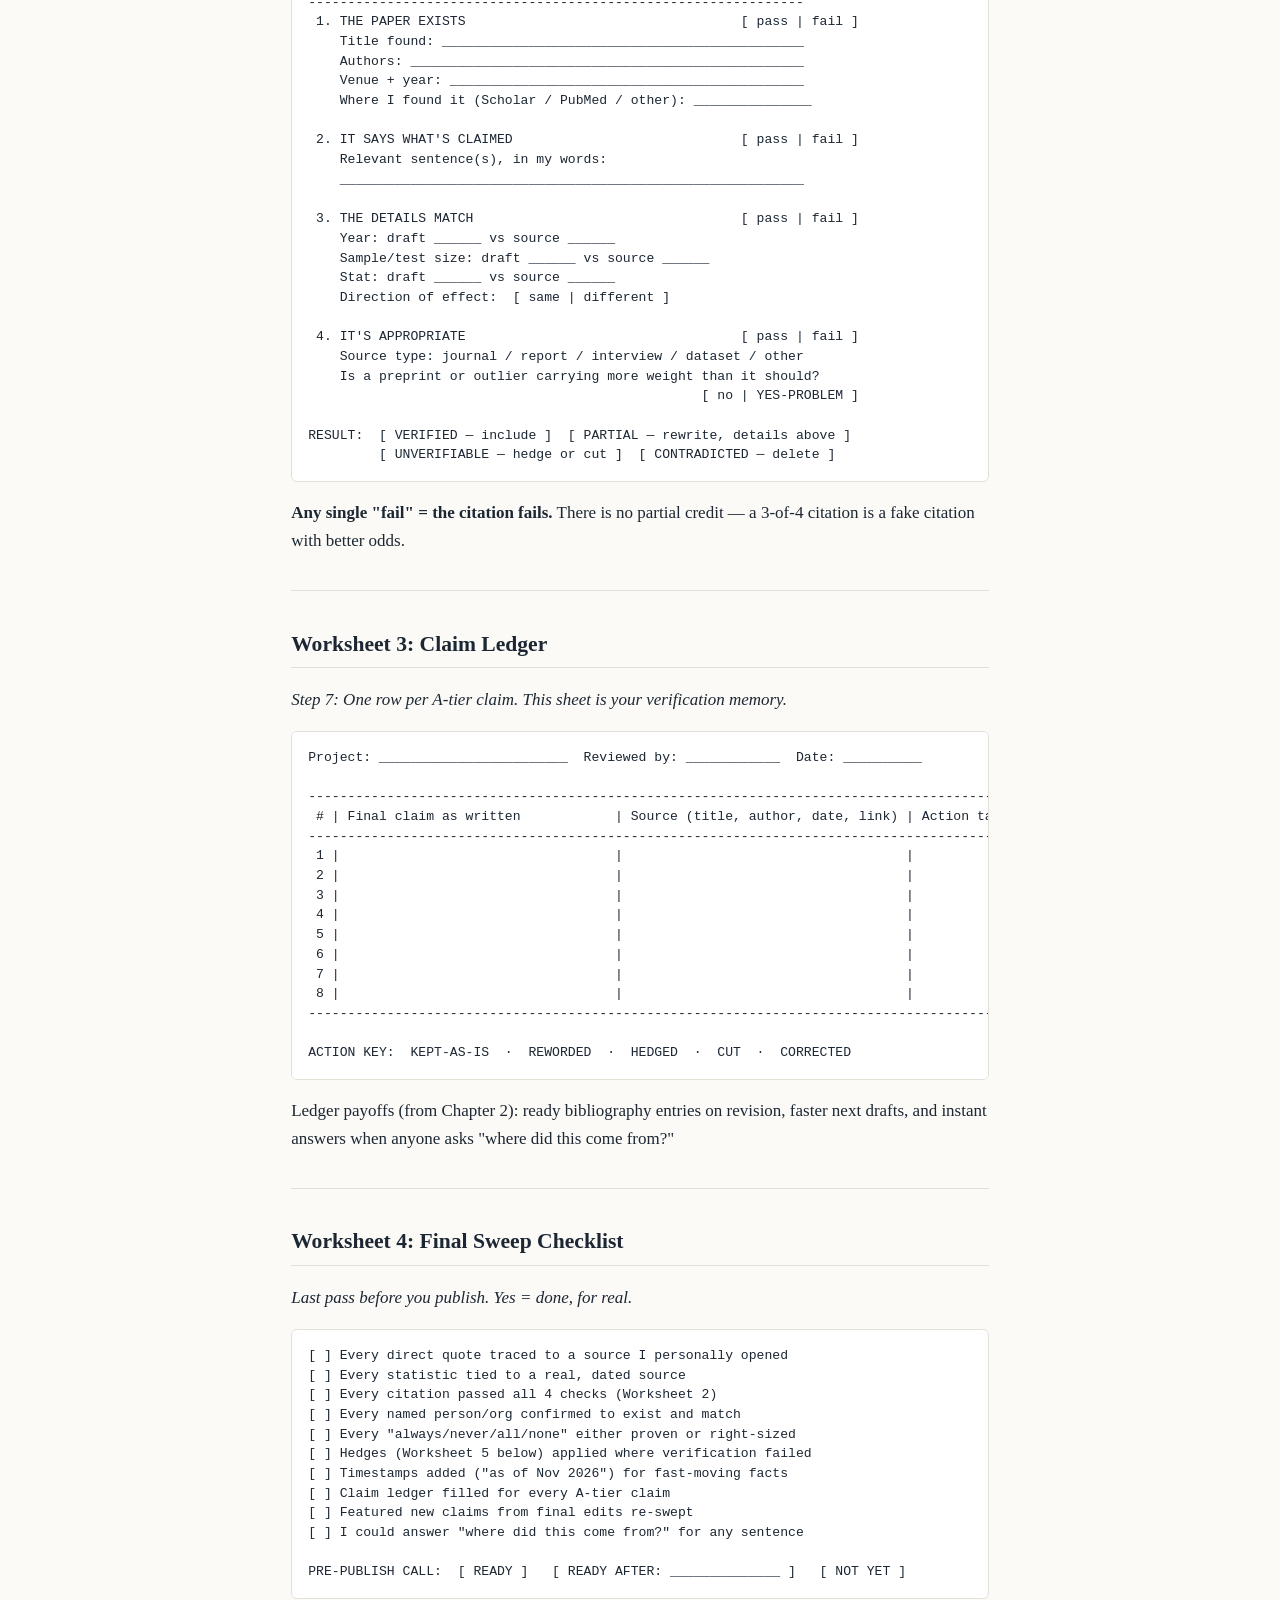
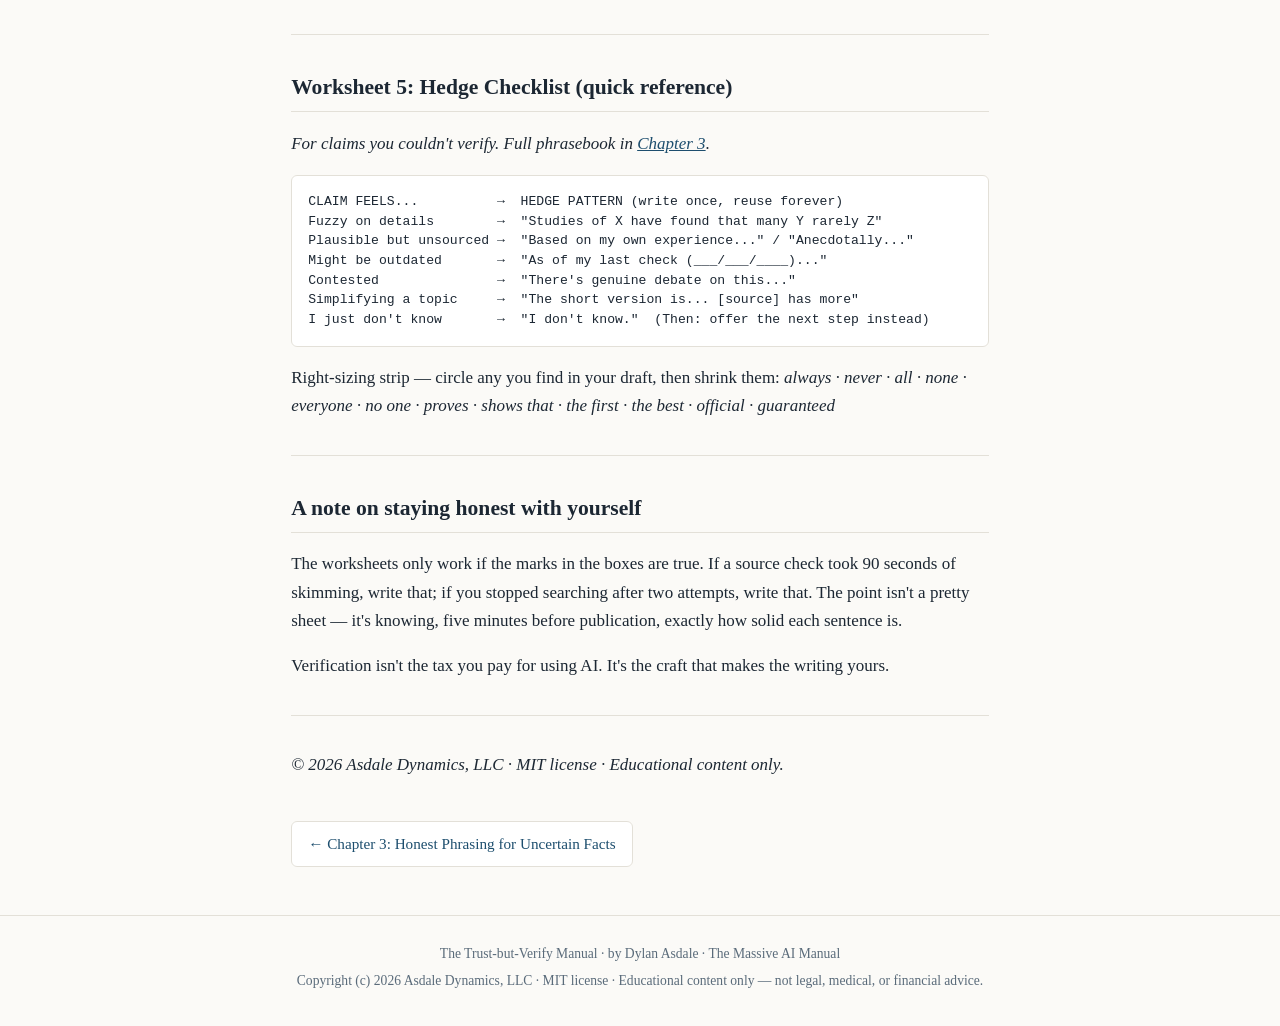
<file: site/04-printable-source-check-worksheets.html>
<!DOCTYPE html>
<html lang="en">
<head>
  <meta charset="utf-8">
  <meta name="viewport" content="width=device-width, initial-scale=1">
  <title>Chapter 4: Printable Source-Check Worksheets — Trust-but-Verify Manual</title>
  <meta name="description" content="Why confident-seeming sources can be invented, how to verify them step by step, and printable worksheets to keep you honest.">
  <link rel="stylesheet" href="styles.css">
</head>
<body>
  <header class="site-header">
    <a class="site-title" href="index.html">Trust-but-Verify Manual</a>
    <p class="site-tagline">Check what AI told you, before your name goes on it.</p>
    <nav class="site-nav">
      <a href="index.html">Start Here</a>
      <a href="01-why-confident-seeming-sources-can-be-invented.html">1. Invented Sources</a>
      <a href="02-the-claim-chasing-workflow.html">2. Claim-Chasing Workflow</a>
      <a href="03-honest-phrasing-for-uncertain-facts.html">3. Honest Phrasing</a>
      <a class="active" href="04-printable-source-check-worksheets.html">4. Printable Worksheets</a>
    </nav>
  </header>

  <main class="content">
    <h1>Chapter 4: Printable Source-Check Worksheets</h1>
<p><em>Work on paper, off-screen, with a pen. These match the Chapter 2 workflow step for step.</em></p>
<hr>
<h2>How to use these worksheets</h2>
<ol><li>Print this chapter (or copy a worksheet into your notes app and fill it there).</li><li>Run <a href="02-the-claim-chasing-workflow.html">the Claim-Chasing Workflow</a> and fill each worksheet at its matching step.</li><li>Keep completed sheets with your draft — they&#x27;re your verification record.</li></ol>
<p><strong>Printing tip:</strong> In your browser: File → Print. Choose portrait, default margins. Worksheet 3 works best in landscape; try <code>Ctrl+P → More settings → Paper size: Letter → Layout: Landscape</code>.</p>
<hr>
<h2>Worksheet 1: Draft Freeze &amp; Claim Sweep</h2>
<p><em>Step 1–2: Freeze your draft and mark every checkable claim.</em></p>
<pre><code>Draft title: ____________________________________________________________

Frozen version (filename / date): ______________________________________

Doc stats: words ________  claims highlighted ________  A-tier ________

---------------------------------------------------------------
 #  | Claim (short quote)         | Type (see key) | Tier (A/B/C)
---------------------------------------------------------------
  1  |                             |                |
  2  |                             |                |
  3  |                             |                |
  4  |                             |                |
  5  |                             |                |
  6  |                             |                |
  7  |                             |                |
  8  |                             |                |
  9  |                             |                |
 10  |                             |                |
---------------------------------------------------------------
Continue on a second sheet for longer drafts.

TYPE KEY:  CIT=citation   NUM=statistic   DATE=timeline
           NAME=person/org   QUOTE=direct quote   SPEC=product/law/event</code></pre>
<p><strong>Rules reminder:</strong> every QUOTE and every NUM is automatically Tier A. A common 1,000-word AI-assisted draft yields <strong>10–25 claims</strong>; if you found fewer than 5, you probably swept too fast.</p>
<hr>
<h2>Worksheet 2: Citation Test (one per source)</h2>
<p><em>Step 4: For every &quot;a study/research/source says&quot; claim, run the four checks.</em></p>
<pre><code>Claim #: ____   My draft&#x27;s wording: __________________________________

---------------------------------------------------------------
 1. THE PAPER EXISTS                                   [ pass | fail ]
    Title found: ______________________________________________
    Authors: __________________________________________________
    Venue + year: _____________________________________________
    Where I found it (Scholar / PubMed / other): _______________

 2. IT SAYS WHAT&#x27;S CLAIMED                             [ pass | fail ]
    Relevant sentence(s), in my words:
    ___________________________________________________________

 3. THE DETAILS MATCH                                  [ pass | fail ]
    Year: draft ______ vs source ______
    Sample/test size: draft ______ vs source ______
    Stat: draft ______ vs source ______
    Direction of effect:  [ same | different ]

 4. IT&#x27;S APPROPRIATE                                   [ pass | fail ]
    Source type: journal / report / interview / dataset / other
    Is a preprint or outlier carrying more weight than it should?
                                                  [ no | YES-PROBLEM ]

RESULT:  [ VERIFIED — include ]  [ PARTIAL — rewrite, details above ]
         [ UNVERIFIABLE — hedge or cut ]  [ CONTRADICTED — delete ]</code></pre>
<p><strong>Any single &quot;fail&quot; = the citation fails.</strong> There is no partial credit — a 3-of-4 citation is a fake citation with better odds.</p>
<hr>
<h2>Worksheet 3: Claim Ledger</h2>
<p><em>Step 7: One row per A-tier claim. This sheet is your verification memory.</em></p>
<pre><code>Project: ________________________  Reviewed by: ____________  Date: __________

----------------------------------------------------------------------------------------------------------
 # | Final claim as written            | Source (title, author, date, link) | Action taken | Checked (date/init)
----------------------------------------------------------------------------------------------------------
 1 |                                   |                                    |              |
 2 |                                   |                                    |              |
 3 |                                   |                                    |              |
 4 |                                   |                                    |              |
 5 |                                   |                                    |              |
 6 |                                   |                                    |              |
 7 |                                   |                                    |              |
 8 |                                   |                                    |              |
----------------------------------------------------------------------------------------------------------

ACTION KEY:  KEPT-AS-IS  ·  REWORDED  ·  HEDGED  ·  CUT  ·  CORRECTED</code></pre>
<p>Ledger payoffs (from Chapter 2): ready bibliography entries on revision, faster next drafts, and instant answers when anyone asks &quot;where did this come from?&quot;</p>
<hr>
<h2>Worksheet 4: Final Sweep Checklist</h2>
<p><em>Last pass before you publish. Yes = done, for real.</em></p>
<pre><code>[ ] Every direct quote traced to a source I personally opened
[ ] Every statistic tied to a real, dated source
[ ] Every citation passed all 4 checks (Worksheet 2)
[ ] Every named person/org confirmed to exist and match
[ ] Every &quot;always/never/all/none&quot; either proven or right-sized
[ ] Hedges (Worksheet 5 below) applied where verification failed
[ ] Timestamps added (&quot;as of Nov 2026&quot;) for fast-moving facts
[ ] Claim ledger filled for every A-tier claim
[ ] Featured new claims from final edits re-swept
[ ] I could answer &quot;where did this come from?&quot; for any sentence

PRE-PUBLISH CALL:  [ READY ]   [ READY AFTER: ______________ ]   [ NOT YET ]</code></pre>
<hr>
<h2>Worksheet 5: Hedge Checklist (quick reference)</h2>
<p><em>For claims you couldn&#x27;t verify. Full phrasebook in <a href="03-honest-phrasing-for-uncertain-facts.html">Chapter 3</a>.</em></p>
<pre><code>CLAIM FEELS...          →  HEDGE PATTERN (write once, reuse forever)
Fuzzy on details        →  &quot;Studies of X have found that many Y rarely Z&quot;
Plausible but unsourced →  &quot;Based on my own experience...&quot; / &quot;Anecdotally...&quot;
Might be outdated       →  &quot;As of my last check (___/___/____)...&quot;
Contested               →  &quot;There&#x27;s genuine debate on this...&quot;
Simplifying a topic     →  &quot;The short version is... [source] has more&quot;
I just don&#x27;t know       →  &quot;I don&#x27;t know.&quot;  (Then: offer the next step instead)</code></pre>
<p>Right-sizing strip — circle any you find in your draft, then shrink them: <em>always · never · all · none · everyone · no one · proves · shows that · the first · the best · official · guaranteed</em></p>
<hr>
<h2>A note on staying honest with yourself</h2>
<p>The worksheets only work if the marks in the boxes are true. If a source check took 90 seconds of skimming, write that; if you stopped searching after two attempts, write that. The point isn&#x27;t a pretty sheet — it&#x27;s knowing, five minutes before publication, exactly how solid each sentence is.</p>
<p>Verification isn&#x27;t the tax you pay for using AI. It&#x27;s the craft that makes the writing yours.</p>
<hr>
<p><em>© 2026 Asdale Dynamics, LLC · MIT license · Educational content only.</em></p>
    <nav class="pager"><a class="pager-link prev" href="03-honest-phrasing-for-uncertain-facts.html">&#8592; Chapter 3: Honest Phrasing for Uncertain Facts</a>
    </nav>
  </main>

  <footer class="site-footer">
    <p>The Trust-but-Verify Manual &middot; by Dylan Asdale &middot; The Massive AI Manual</p>
    <p>Copyright (c) 2026 Asdale Dynamics, LLC &middot; MIT license &middot; Educational content only &mdash; not legal, medical, or financial advice.</p>
  </footer>
</body>
</html>
</file>
<file: site/styles.css>
:root {
  --ink: #1c2733;
  --muted: #5a6b7a;
  --paper: #fbfaf7;
  --card: #ffffff;
  --accent: #2c6e9b;
  --accent-dark: #1d4e6e;
  --rule: #e3e0d8;
  --warn: #a13d2d;
}

* { box-sizing: border-box; }

body {
  margin: 0;
  font-family: Georgia, "Times New Roman", serif;
  color: var(--ink);
  background: var(--paper);
  line-height: 1.65;
  font-size: 17px;
}

code, pre { font-family: "SFMono-Regular", Consolas, "Liberation Mono", Menlo, monospace; }

.site-header {
  background: var(--card);
  border-bottom: 3px solid var(--accent);
  padding: 1.6rem 1.2rem 1.1rem;
  text-align: center;
}

.site-title {
  font-size: 1.45rem;
  font-weight: bold;
  color: var(--ink);
  text-decoration: none;
  letter-spacing: 0.01em;
}

.site-tagline {
  margin: 0.3rem 0 0.9rem;
  color: var(--muted);
  font-size: 0.95rem;
  font-style: italic;
}

.site-nav {
  display: flex;
  flex-wrap: wrap;
  gap: 0.4rem;
  justify-content: center;
}

.site-nav a {
  display: inline-block;
  padding: 0.35rem 0.85rem;
  border: 1px solid var(--rule);
  border-radius: 999px;
  color: var(--accent-dark);
  text-decoration: none;
  font-size: 0.9rem;
  background: var(--paper);
}

.site-nav a.active,
.site-nav a:hover {
  background: var(--accent);
  border-color: var(--accent);
  color: #fff;
}

.content {
  max-width: 46rem;
  margin: 0 auto;
  padding: 2.2rem 1.2rem 3rem;
}

h1 { font-size: 1.9rem; line-height: 1.25; margin: 0.2rem 0 0.6rem; }
h2 { font-size: 1.35rem; margin-top: 2.2rem; border-bottom: 1px solid var(--rule); padding-bottom: 0.3rem; }
h3 { font-size: 1.12rem; margin-top: 1.7rem; }

a { color: var(--accent-dark); }

table {
  border-collapse: collapse;
  width: 100%;
  margin: 1.2rem 0;
  background: var(--card);
  font-size: 0.95rem;
}

th, td {
  border: 1px solid var(--rule);
  padding: 0.5rem 0.7rem;
  text-align: left;
  vertical-align: top;
}

thead th { background: var(--paper); }

blockquote {
  margin: 1.4rem 0;
  padding: 0.8rem 1.2rem;
  border-left: 4px solid var(--accent);
  background: var(--card);
  border-radius: 0 6px 6px 0;
  font-style: italic;
}

blockquote p { margin: 0.3rem 0; }

pre {
  background: var(--card);
  border: 1px solid var(--rule);
  border-radius: 6px;
  padding: 1rem;
  overflow-x: auto;
  font-size: 0.82rem;
  line-height: 1.5;
}

pre code { white-space: pre; }

hr { border: none; border-top: 1px solid var(--rule); margin: 2.2rem 0; }

.pager {
  display: flex;
  justify-content: space-between;
  gap: 1rem;
  margin-top: 2.6rem;
}

.pager-link {
  padding: 0.6rem 1rem;
  border: 1px solid var(--rule);
  border-radius: 6px;
  text-decoration: none;
  background: var(--card);
  font-size: 0.95rem;
}

.site-footer {
  border-top: 1px solid var(--rule);
  padding: 1.4rem 1.2rem 1.8rem;
  text-align: center;
  color: var(--muted);
  font-size: 0.85rem;
}

.site-footer p { margin: 0.3rem 0; }

@media (max-width: 640px) {
  body { font-size: 16px; }
  .pager { flex-direction: column; }
}
</file>
